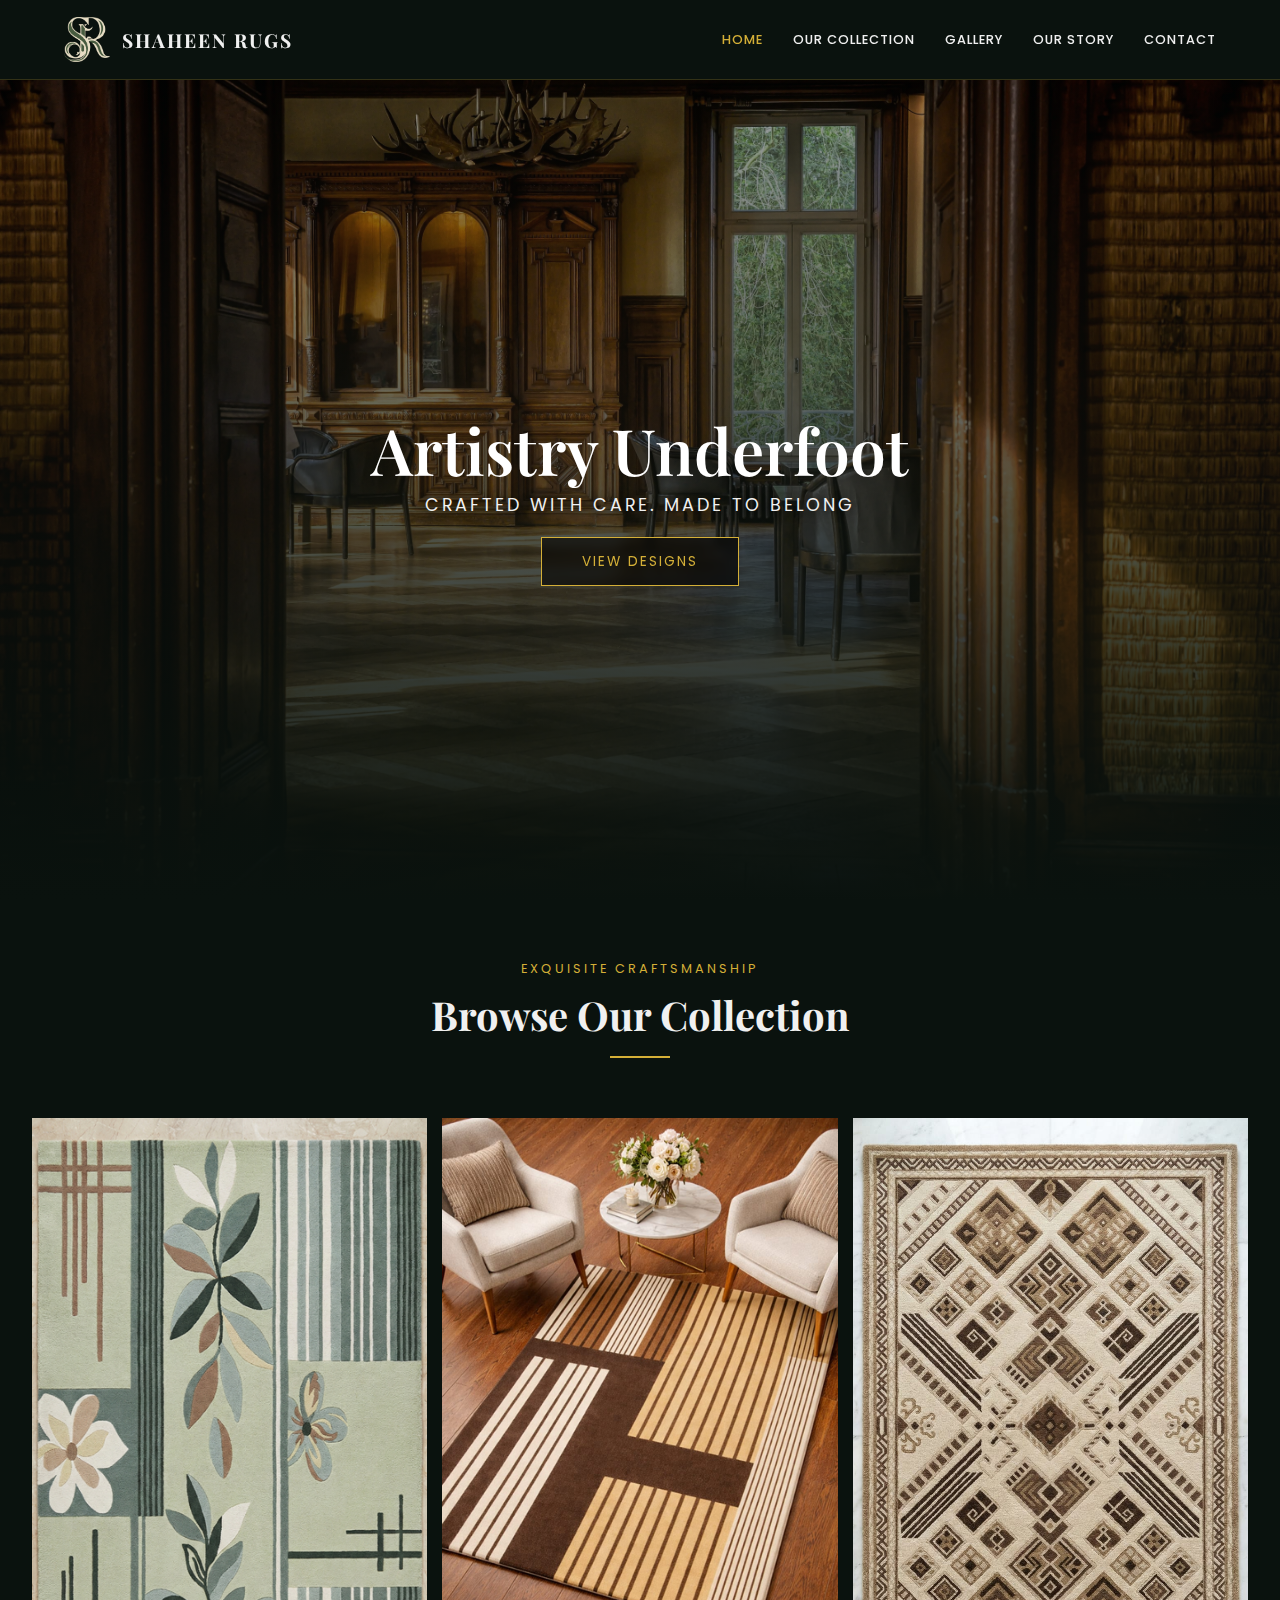
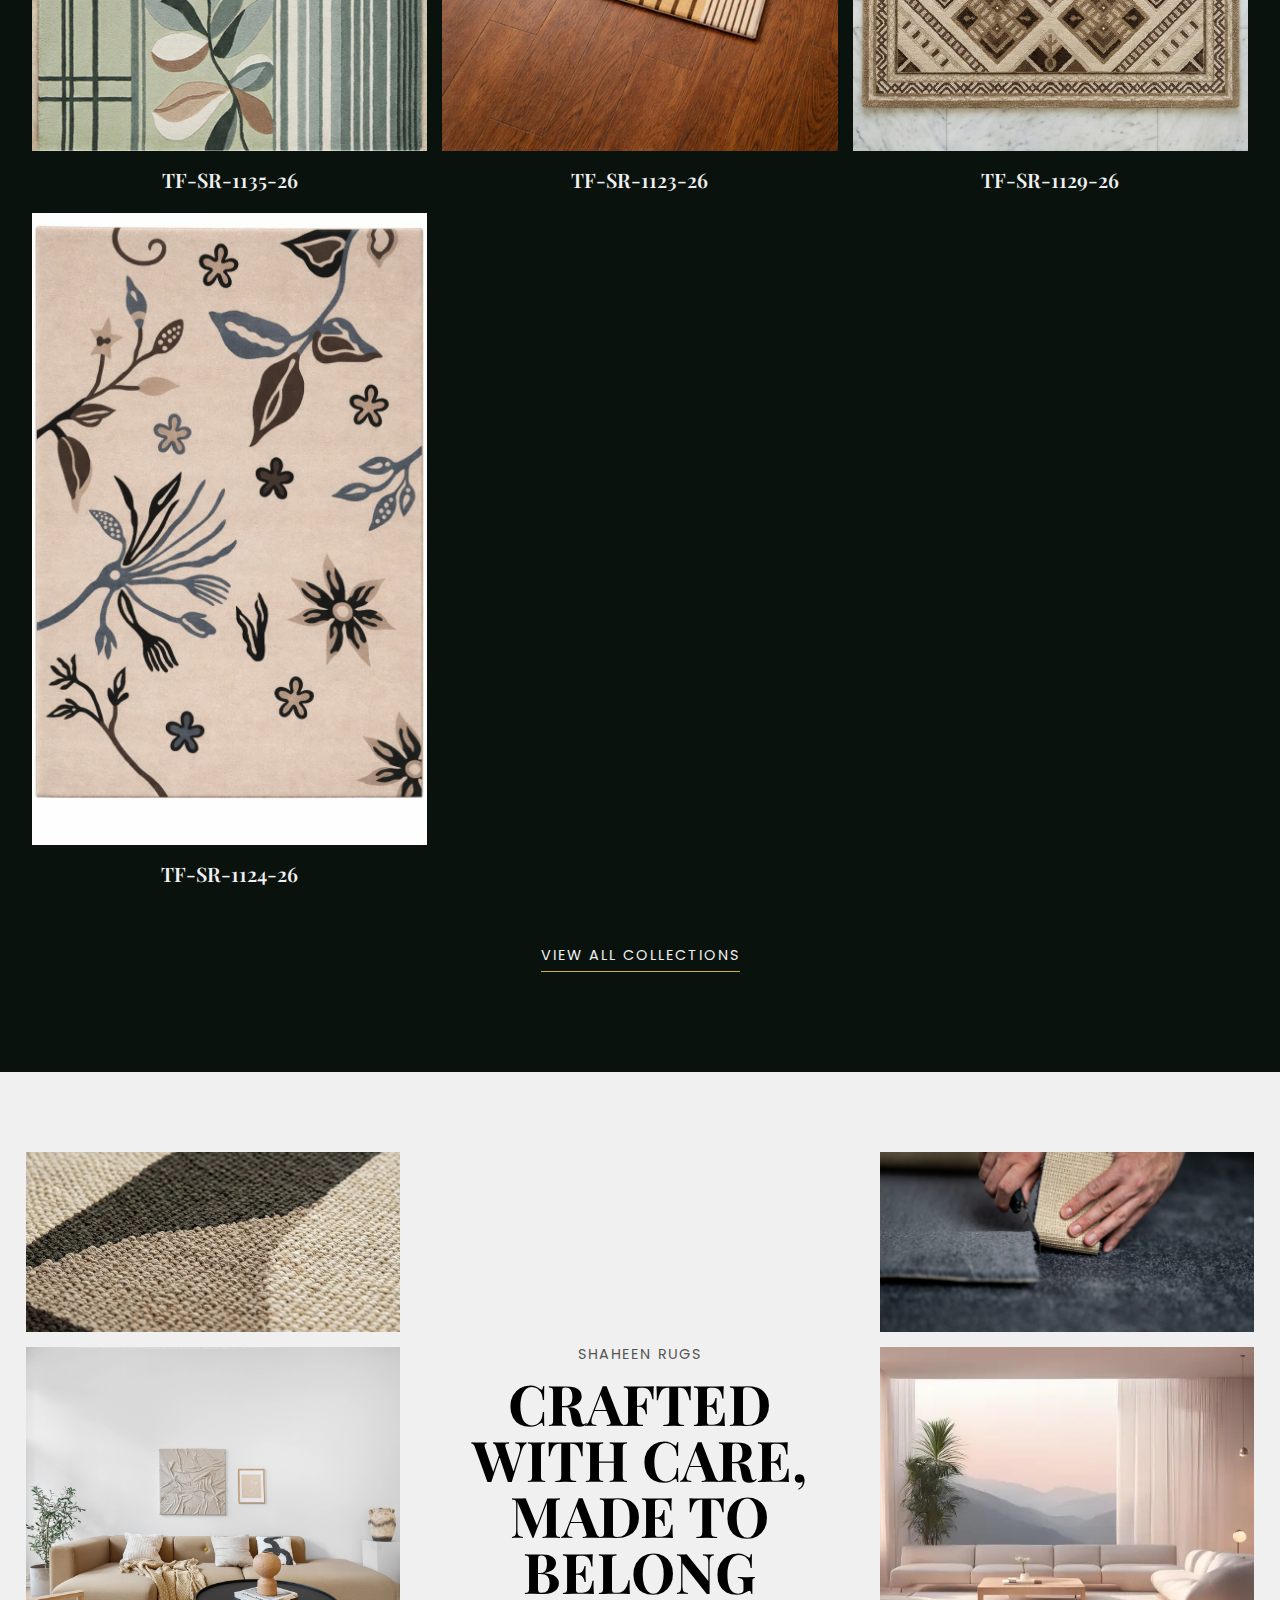
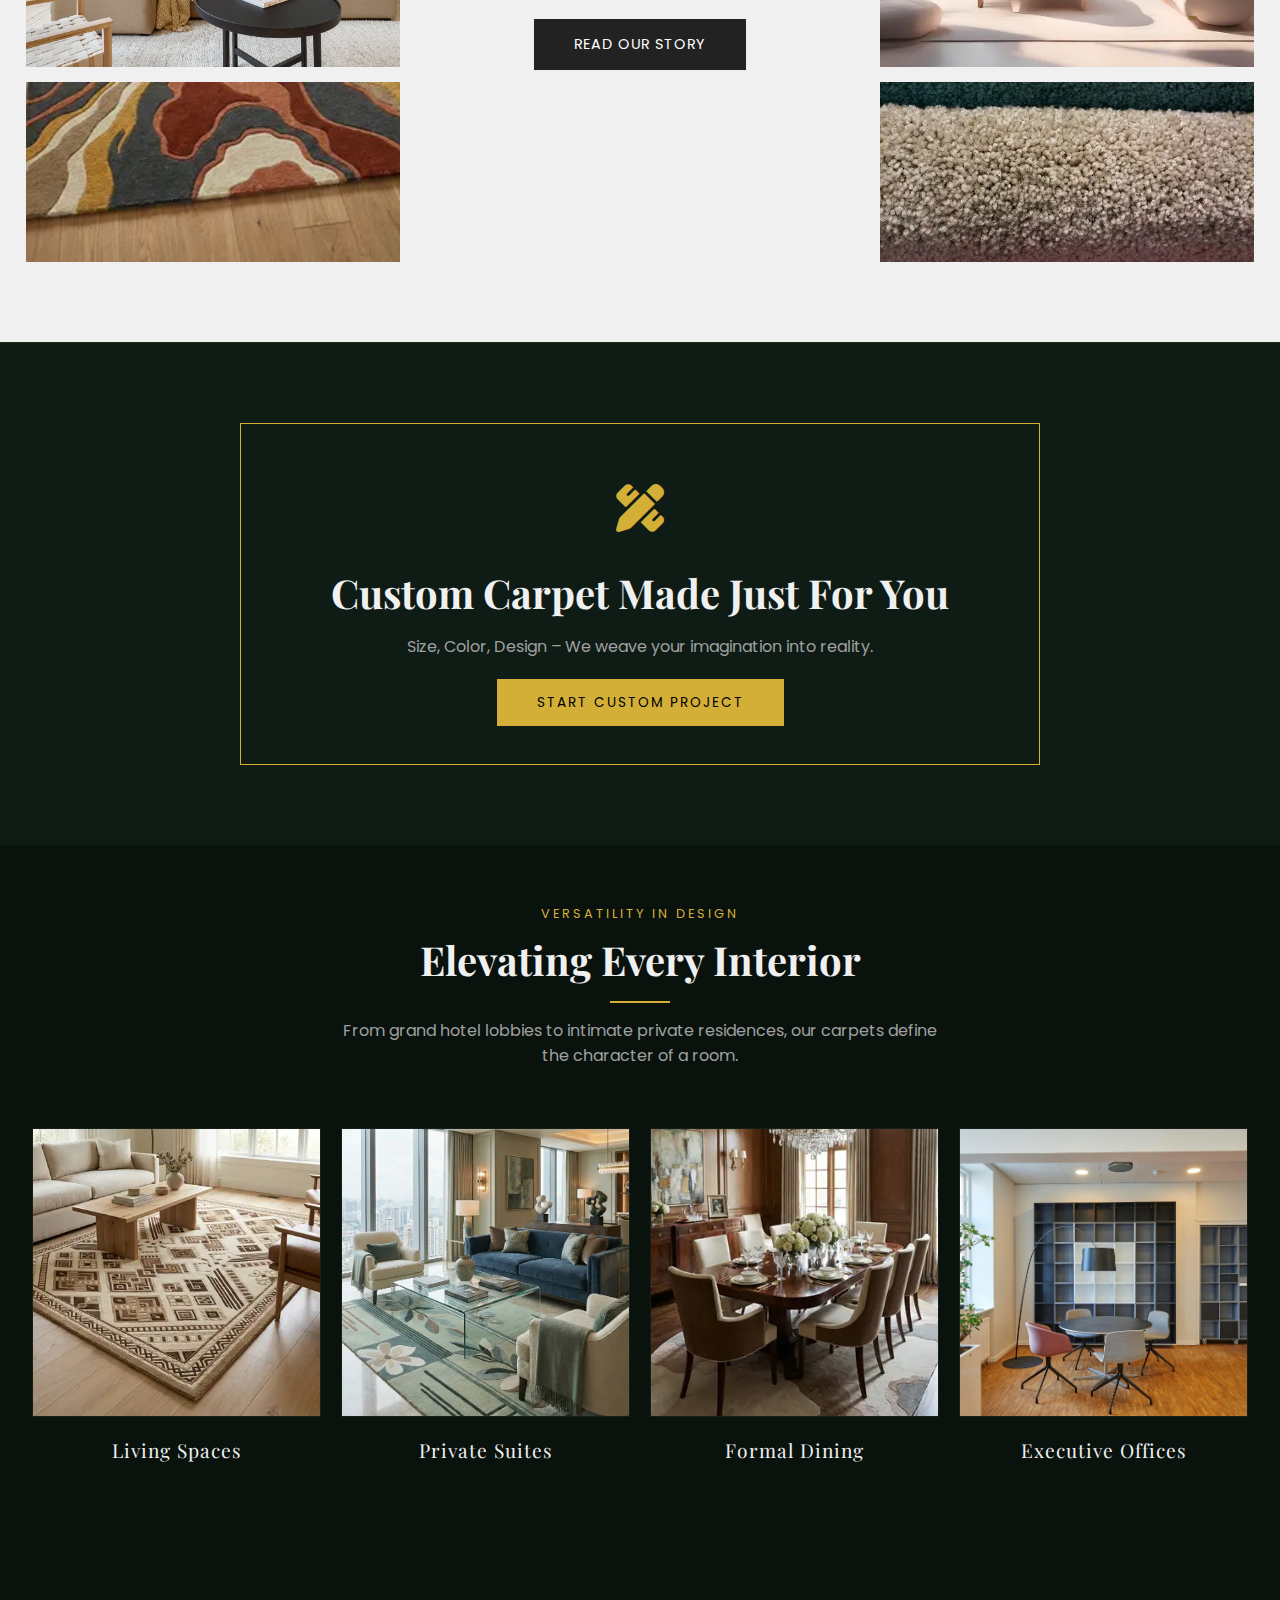
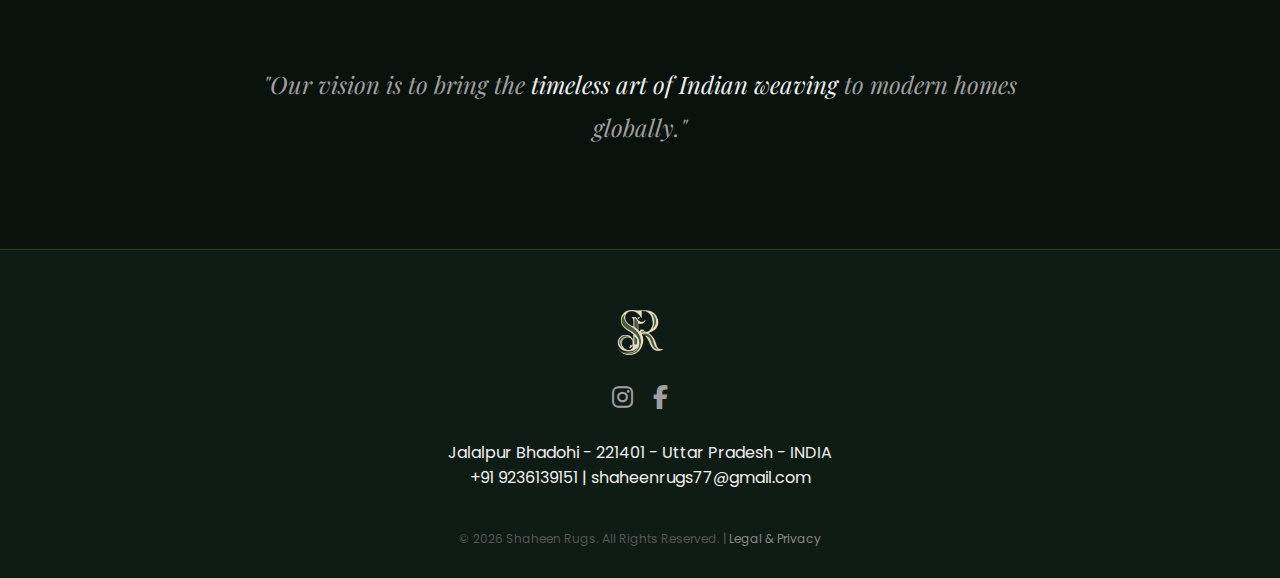
<file: index.html>
<!DOCTYPE html>
<html lang="en-IN">

<head>
    <meta charset="UTF-8">
    <meta name="viewport" content="width=device-width, initial-scale=1.0, viewport-fit=cover">

    <title> Shaheen Rugs – Manufacturer & Exporter India | Handmade Carpet Collection | </title>
    <meta name="description" content="Browse the complete catalog of Shaheen Rugs. We manufacture and export premium hand-knotted, hand-tufted, and modern wool rugs from Bhadohi, India to the world.">
    <meta name="keywords" content="handmade rug collection, carpet catalog india, hand tufted rugs manufacturer, modern wool carpets, bhadohi rug exporter, custom area rugs, shaheen rugs designs">
    <meta name="author" content="Shaheen Rugs">

    <link rel="canonical" href="https://shaheenrugs77.com/collection.html">
    <meta name="robots" content="index, follow">

    <link rel="icon" type="image/png" href="Assets/Logo.png">

    <meta property="og:title" content="Handmade Carpet Collection | Shaheen Rugs India">
    <meta property="og:description" content="Discover premium handmade carpets by Shaheen Rugs. Hand-knotted and hand-tufted rugs crafted in India for residential and hospitality projects.">
    <meta property="og:type" content="website">
    <meta property="og:url" content="https://shaheenrugs77.com/collection.html">
    <meta property="og:image" content="https://shaheenrugs77.com/Assets/og-collection.jpg">
    <meta property="og:site_name" content="Shaheen Rugs">

    <meta name="twitter:card" content="summary_large_image">
    <meta name="twitter:title" content="Handmade Carpet Collection | Shaheen Rugs">
    <meta name="twitter:description" content="Explore handcrafted carpets and rugs from India by Shaheen Rugs, serving homes, hotels, and global buyers.">
    <meta name="twitter:image" content="https://shaheenrugs77.com/Assets/og-collection.jpg">

    <link rel="preconnect" href="https://fonts.googleapis.com">
    <link rel="preconnect" href="https://fonts.gstatic.com" crossorigin>
    <link href="https://fonts.googleapis.com/css2?family=Playfair+Display:wght@400;600;700&family=Poppins:wght@300;400;500&display=swap" rel="stylesheet">

    <link rel="stylesheet" href="https://cdnjs.cloudflare.com/ajax/libs/font-awesome/6.4.0/css/all.min.css">

    <link rel="stylesheet" href="style.css?v=1.1">
    <meta name="google-site-verification" content="E1a-yeltb4HCTVNnk9ppeyNDnYWbbjsb7GG4G5gCI48" />
</head>

<body>

    <nav>
        <div class="brand-container">
            <img src="Assets/Logo.png" alt="Shaheen Rugs Logo - Carpet Manufacturer India" class="nav-logo">
            <span class="brand-name">Shaheen Rugs</span>
        </div>

        <div class="nav-links">
            <a href="index.html" class="active">Home</a>
            <a href="collection.html">Our Collection</a>
            <a href="gallery.html">Gallery</a>
            <a href="story.html">Our Story</a>
            <a href="contact.html">Contact</a>
        </div>

        <div class="mobile-menu-icon" onclick="toggleMenu()">
            <i class="fas fa-bars"></i>
        </div>
    </nav>

    <div class="mobile-drawer" id="mobileDrawer">
        <span class="close-btn" onclick="toggleMenu()">&times;</span>
        <a href="index.html">Home</a>
        <a href="collection.html">Our Collection</a>
        <a href="gallery.html">Gallery</a>
        <a href="story.html">Our Story</a>
        <a href="contact.html">Contact</a>
    </div>

    <header class="hero">
        <div class="hero-slider">
            <div class="slide active" style="background-image: url('Assets/hero-1.webp');"></div>
            <div class="slide" style="background-image: url('Assets/hero-2.webp');"></div>
            <div class="slide" style="background-image: url('Assets/hero-3.webp');"></div>
        </div>

        <div class="hero-overlay"></div>

        <div class="hero-content">
            <h1 class="seo-h1">Shaheen Rugs – Custom Handmade Carpets & Rugs Manufacturer</h1>

            <div class="hero-title">Artistry Underfoot</div>
            <p>Crafted with Care. Made to Belong</p>
            <a href="#collection-section" class="hero-btn">View Designs</a>
        </div>
    </header>

    <section id="collection-section" class="section-wrapper">
        <div class="sec-header">
            <span class="sec-sub">Exquisite Craftsmanship</span>
            <h2 class="sec-title">Browse Our Collection</h2>
            <div class="title-underline"></div>
        </div>

        <div class="collection-grid">

            <div class="collection-card">
                <div class="c-img-box">
                    <img src="Carpet Images/1.png" alt="Modern hand-tufted wool carpet design for export">
                    <div class="overlay">
                        <div class="btn-row">
                            <a href="https://wa.me/919236139151?text=Inquiry%20for%20TF-SR-1135-26" class="overlay-btn">
                                <i class="fab fa-whatsapp"></i> WhatsApp
                            </a>
                            <a href="mailto:shaheenrugs77@gmail.com?subject=Inquiry%20for%20TF-SR-1135-26" class="overlay-btn">
                                <i class="far fa-envelope"></i> Email
                            </a>
                        </div>
                    </div>
                </div>
                <div class="c-details">
                    <h3>TF-SR-1135-26</h3>
                </div>
            </div>

            <div class="collection-card">
                <div class="c-img-box">
                    <img src="Carpet Images/2.png" alt="Beige luxury hand-knotted rug for living room">
                    <div class="overlay">
                        <div class="btn-row">
                            <a href="https://wa.me/919236139151?text=Inquiry%20for%20TF-SR-1123-26" class="overlay-btn">
                                <i class="fab fa-whatsapp"></i> WhatsApp
                            </a>
                            <a href="mailto:shaheenrugs77@gmail.com?subject=Inquiry%20for%20TF-SR-1123-26" class="overlay-btn">
                                <i class="far fa-envelope"></i> Email
                            </a>
                        </div>
                    </div>
                </div>
                <div class="c-details">
                    <h3>TF-SR-1123-26</h3>
                </div>
            </div>

            <div class="collection-card">
                <div class="c-img-box">
                    <img src="Carpet Images/3.png" alt="Traditional Indian handmade carpet manufacturer design">
                    <div class="overlay">
                        <div class="btn-row">
                            <a href="https://wa.me/919236139151?text=Inquiry%20for%20TF-SR-1129-26" class="overlay-btn">
                                <i class="fab fa-whatsapp"></i> WhatsApp
                            </a>
                            <a href="mailto:shaheenrugs77@gmail.com?subject=Inquiry%20for%20TF-SR-1129-26" class="overlay-btn">
                                <i class="far fa-envelope"></i> Email
                            </a>
                        </div>
                    </div>
                </div>
                <div class="c-details">
                    <h3>TF-SR-1129-26</h3>
                </div>
            </div>

            <div class="collection-card">
                <div class="c-img-box">
                    <img src="Carpet Images/4.png" alt="Contemporary wool rug texture sample">
                    <div class="overlay">
                        <div class="btn-row">
                            <a href="https://wa.me/919236139151?text=Inquiry%20for%20TF-SR-1124-26" class="overlay-btn">
                                <i class="fab fa-whatsapp"></i> WhatsApp
                            </a>
                            <a href="mailto:shaheenrugs77@gmail.com?subject=Inquiry%20for%20TF-SR-1124-26" class="overlay-btn">
                                <i class="far fa-envelope"></i> Email
                            </a>
                        </div>
                    </div>
                </div>
                <div class="c-details">
                    <h3>TF-SR-1124-26</h3>
                </div>
            </div>

        </div>

        <div style="text-align: center; margin-top: 50px;">
            <a href="collection.html" class="view-all-btn">View All Collections</a>
        </div>
    </section>

    <section class="collage-section">
        <div class="collage-container">
            <div class="collage-col left-col">
                <div class="col-img small"><img src="Assets/Rug Detail.webp" alt="Close up of hand-knotted wool texture"></div>
                <div class="col-img tall"><img src="Assets/Living Room.webp" alt="Luxury carpet in modern living room interior"></div>
                <div class="col-img small"><img src="Assets/Texture.webp" alt="Raw wool material for rug weaving"></div>
            </div>

            <div class="collage-center">
                <span class="collage-sub">Shaheen Rugs</span>
                <h2>Crafted with Care,<br>Made to Belong</h2>
                <a href="story.html" class="collage-btn">Read Our Story</a>
            </div>

            <div class="collage-col right-col">
                <div class="col-img small"><img src="Assets/Details.webp" alt="Artisan rug finishing process"></div>
                <div class="col-img tall"><img src="Assets/Bedroom.webp" alt="Master bedroom with custom area rug"></div>
                <div class="col-img small"><img src="Assets/Rug.webp" alt="Finished handmade carpet ready for export"></div>
            </div>
        </div>
    </section>

    <section class="custom-section">
        <div class="custom-box">
            <div class="custom-icon"><i class="fas fa-pencil-ruler"></i></div>
            <h2 class="sec-title">Custom Carpet Made Just For You</h2>
            <p style="color:var(--text-muted); margin-bottom: 30px;">
                Size, Color, Design – We weave your imagination into reality.
            </p>
            <a href="https://wa.me/919236139151?text=I%20am%20interested%20in%20a%20Custom%20Order" class="hero-btn"
                style="background: var(--gold); color: black; border:none;">
                Start Custom Project
            </a>
        </div>
    </section>

    <section class="section-wrapper">
        <div class="sec-header">
            <span class="sec-sub">Versatility in Design</span>
            <h2 class="sec-title">Elevating Every Interior</h2>
            <div class="title-underline"></div>
            <p style="color: var(--text-muted); margin-top: 15px; max-width: 600px; margin-left: auto; margin-right: auto;">
                From grand hotel lobbies to intimate private residences, our carpets define the character of a room.
            </p>
        </div>

        <div class="space-grid">
            <div class="space-item">
                <div class="space-img-box">
                    <img src="Assets/Space-Living.webp" alt="Luxury residential living room carpet">
                    <div class="space-overlay"><span>Residential</span></div>
                </div>
                <h3>Living Spaces</h3>
            </div>

            <div class="space-item">
                <div class="space-img-box">
                    <img src="Assets/Private-Suits.webp" alt="Custom rug for hotel private suite">
                    <div class="space-overlay"><span>Comfort</span></div>
                </div>
                <h3>Private Suites</h3>
            </div>

            <div class="space-item">
                <div class="space-img-box">
                    <img src="Assets/Formal-Dining.webp" alt="Formal dining room rug hospitality design">
                    <div class="space-overlay"><span>Hospitality</span></div>
                </div>
                <h3>Formal Dining</h3>
            </div>

            <div class="space-item">
                <div class="space-img-box">
                    <img src="Assets/Executive.webp" alt="Executive office carpet manufacturing">
                    <div class="space-overlay"><span>Corporate</span></div>
                </div>
                <h3>Executive Offices</h3>
            </div>
        </div>
    </section>

    <section class="vision-section">
        <p class="vision-text">
            "Our vision is to bring the <span class="highlight">timeless art of Indian weaving</span> to modern homes globally."
        </p>
    </section>

    <footer>
        <img src="Assets/Logo.png" alt="Shaheen Rugs Logo" class="nav-logo" style="margin: 0 auto 20px auto;">
        <div class="f-socials">
            <a href="https://www.instagram.com/shaheenrugs77?igsh=dXd4a2FmamRpeHEw" class="f-icon" target="_blank" rel="noopener"><i class="fab fa-instagram"></i></a>
            <a href="https://www.facebook.com/shaheenrugs77" class="f-icon" target="_blank" rel="noopener"><i class="fab fa-facebook-f"></i></a>
        </div>
        <div class="f-contact">
            <p>Jalalpur Bhadohi - 221401 - Uttar Pradesh - INDIA</p>
            <p>+91 9236139151 | shaheenrugs77@gmail.com</p>
        </div>
        <p class="copyright">
    © 2026 Shaheen Rugs. All Rights Reserved. | <a href="legal.html" style="color: #888; text-decoration: none;">Legal & Privacy</a>
</p>
    </footer>

    <script src="main.js"></script>
    <script>
        function toggleMenu() { document.getElementById('mobileDrawer').classList.toggle('active'); }
    </script>

    <script type="application/ld+json">
    {
      "@context": "https://schema.org",
      "@type": "ManufacturingBusiness",
      "name": "Shaheen Rugs",
      "image": "https://shaheenrugs77.com/Assets/Logo.png",
      "description": "Manufacturer and exporter of handmade carpets, hand-knotted rugs, and custom floor coverings based in Bhadohi, India.",
      "address": {
        "@type": "PostalAddress",
        "streetAddress": "Jalalpur",
        "addressLocality": "Bhadohi",
        "postalCode": "221401",
        "addressRegion": "Uttar Pradesh",
        "addressCountry": "IN"
      },
      "telephone": "+919236139151",
      "email": "shaheenrugs77@gmail.com",
      "url": "https://shaheenrugs77.com/",
      "priceRange": "$$",
      "sameAs": [
        "https://www.instagram.com/shaheenrugs77",
        "https://www.facebook.com/shaheenrugs77"
      ]
    }
    </script>

</body>
</html>
</file>
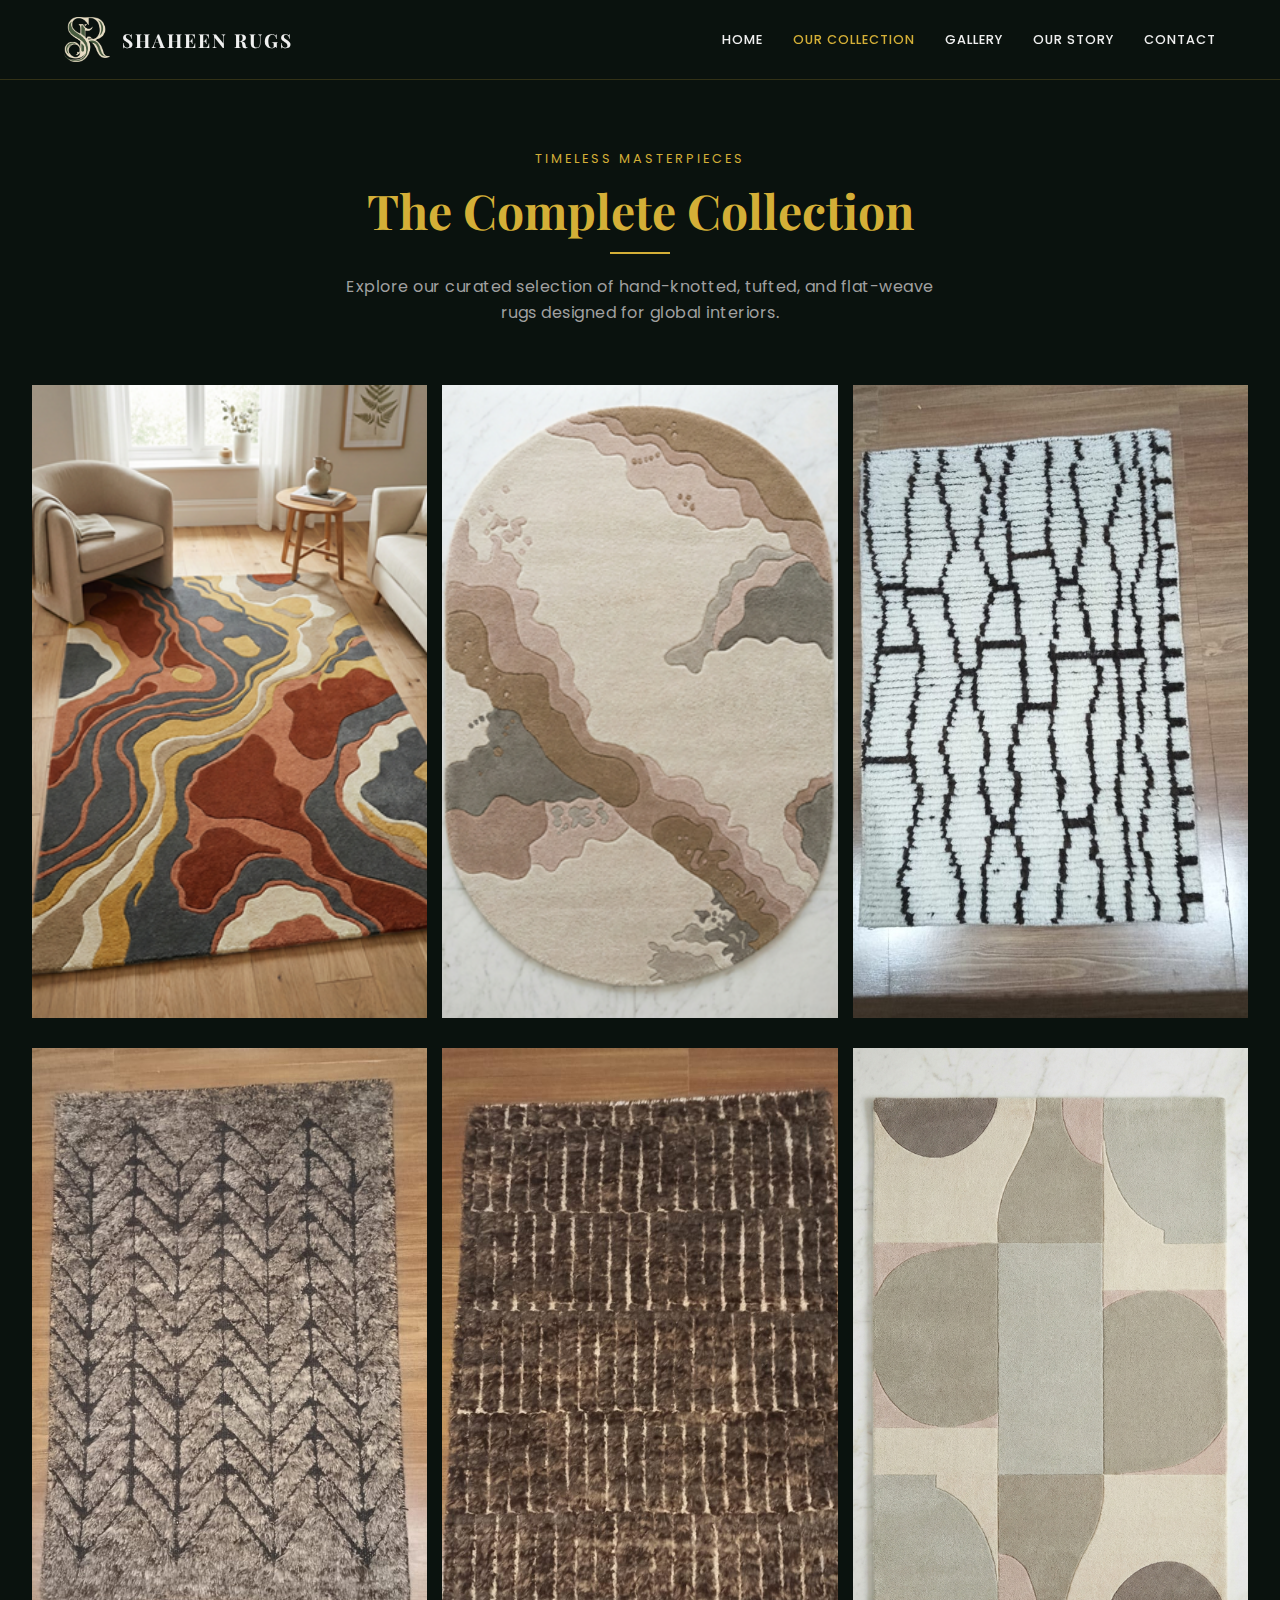
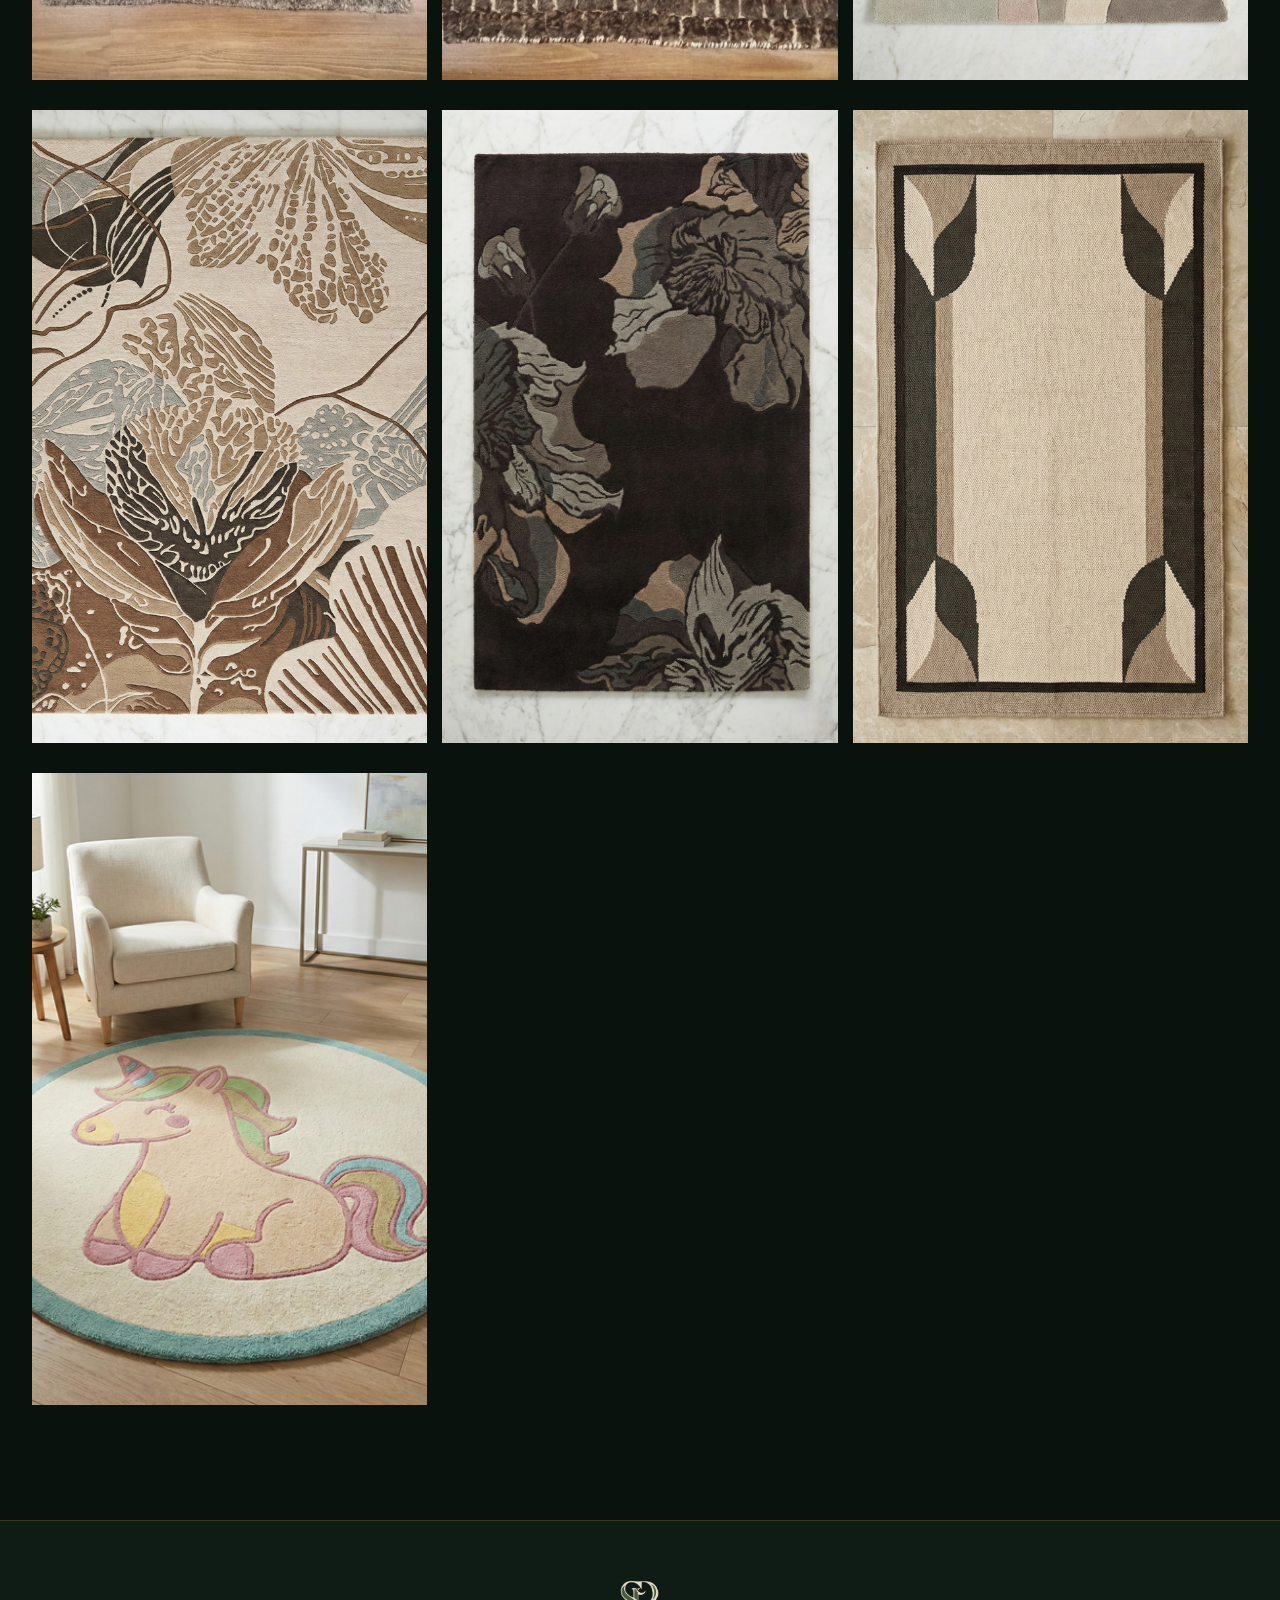
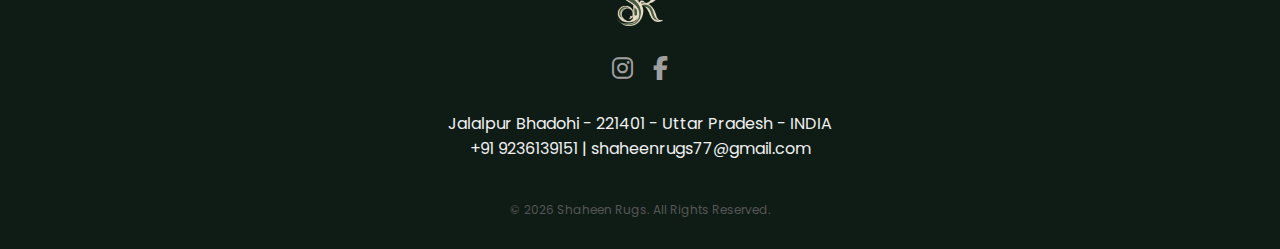
<file: Collection.html>
<!DOCTYPE html>
<html lang="en">

<head>
    <meta charset="UTF-8">
    <meta name="viewport" content="width=device-width, initial-scale=1.0, viewport-fit=cover">
    <title>Our Collection | Shaheen Rugs</title>

    <link rel="preconnect" href="https://fonts.googleapis.com">
    <link rel="preconnect" href="https://fonts.gstatic.com" crossorigin>
    <link
        href="https://fonts.googleapis.com/css2?family=Playfair+Display:wght@400;600;700&family=Poppins:wght@300;400;500&display=swap"
        rel="stylesheet">

    <link rel="stylesheet" href="https://cdnjs.cloudflare.com/ajax/libs/font-awesome/6.4.0/css/all.min.css">

    <link rel="stylesheet" href="style.css">
</head>

<body>

    <nav>
        <div class="brand-container">
            <img src="Assets/Logo.png" alt="Shaheen Rugs" class="nav-logo">
            <span class="brand-name">Shaheen Rugs</span>
        </div>

        <div class="nav-links">
            <a href="index.html">Home</a>
            <a href="collection.html" class="active">Our Collection</a> <a href="gallery.html">Gallery</a>
            <a href="story.html">Our Story</a>
            <a href="contact.html">Contact</a>
        </div>

        <div class="mobile-menu-icon" onclick="toggleMenu()">
            <i class="fas fa-bars"></i>
        </div>
    </nav>

    <div class="mobile-drawer" id="mobileDrawer">
        <span class="close-btn" onclick="toggleMenu()">&times;</span>
        <a href="index.html">Home</a>
        <a href="collection.html">Our Collection</a>
        <a href="gallery.html">Gallery</a>
        <a href="story.html">Our Story</a>
        <a href="contact.html">Contact</a>
    </div>

    <header class="page-header">
        <span class="sec-sub">Timeless Masterpieces</span>
        <h1 class="sec-title">The Complete Collection</h1>
        <div class="title-underline"></div>
        <p class="header-desc">
            Explore our curated selection of hand-knotted, tufted, and flat-weave rugs designed for global interiors.
        </p>
    </header>

    <section class="section-wrapper" style="padding-top: 20px;">

        <div class="collection-grid">

            <div class="collection-card">
                <div class="c-img-box">
                    <img src="Carpet Images/5.png" alt="Carpet Design">


                    <div class="overlay">
                        <div class="btn-row">

                            <a href="https://wa.me/9236139151?text=Inquiry%20for%20TF-SR-1133-26" class="overlay-btn">
                                <i class="fab fa-whatsapp"></i> WhatsApp
                            </a>

                            <a href="mailto:shaheenrugs77gmail.com?subject=Inquiry%20for%20TF-SR-1133-26"
                                class="overlay-btn">
                                <i class="far fa-envelope"></i> Email
                            </a>
                            <div class="c-details">
                                <h3>TF-SR-1133-26</h3>
                            </div>


                        </div>

                    </div>
                </div>
            </div>


             <div class="collection-card">
                <div class="c-img-box">
                    <img src="Carpet Images/6.png" alt="Carpet Design">


                    <div class="overlay">
                        <div class="btn-row">

                            <a href="https://wa.me/9236139151?text=Inquiry%20for%20TF-SR-1136-26" class="overlay-btn">
                                <i class="fab fa-whatsapp"></i> WhatsApp
                            </a>

                            <a href="mailto:shaheenrugs77gmail.com?subject=Inquiry%20for%20TF-SR-1136-26"
                                class="overlay-btn">
                                <i class="far fa-envelope"></i> Email
                            </a>
                            <div class="c-details">
                                <h3>TF-SR-1136-26</h3>
                            </div>


                        </div>

                    </div>
                </div>
            </div>

            <div class="collection-card">
                <div class="c-img-box">
                    <img src="Carpet Images/7.png" alt="Carpet Design">


                    <div class="overlay">
                        <div class="btn-row">

                            <a href="https://wa.me/9236139151?text=Inquiry%20for%20SR-001-25" class="overlay-btn">
                                <i class="fab fa-whatsapp"></i> WhatsApp
                            </a>

                            <a href="mailto:shaheenrugs77gmail.com?subject=Inquiry%20for%20SR-001-25"
                                class="overlay-btn">
                                <i class="far fa-envelope"></i> Email
                            </a>
                            <div class="c-details">
                                <h3>SR-001-25</h3>
                            </div>


                        </div>

                    </div>
                </div>
            </div>

            <div class="collection-card">
                <div class="c-img-box">
                    <img src="Carpet Images/8.png" alt="Carpet Design">


                    <div class="overlay">
                        <div class="btn-row">

                            <a href="https://wa.me/9236139151?text=Inquiry%20for%20SR-002-25" class="overlay-btn">
                                <i class="fab fa-whatsapp"></i> WhatsApp
                            </a>

                            <a href="mailto:shaheenrugs77gmail.com?subject=Inquiry%20for%20SR-002-25"
                                class="overlay-btn">
                                <i class="far fa-envelope"></i> Email
                            </a>
                            <div class="c-details">
                                <h3>SR-002-25</h3>
                            </div>


                        </div>

                    </div>
                </div>
            </div>

            <div class="collection-card">
                <div class="c-img-box">
                    <img src="Carpet Images/9.png" alt="Carpet Design">


                    <div class="overlay">
                        <div class="btn-row">

                            <a href="https://wa.me/9236139151?text=Inquiry%20for%20SR-003-25" class="overlay-btn">
                                <i class="fab fa-whatsapp"></i> WhatsApp
                            </a>

                            <a href="mailto:shaheenrugs77gmail.com?subject=Inquiry%20for%20SR-003-25"
                                class="overlay-btn">
                                <i class="far fa-envelope"></i> Email
                            </a>
                            <div class="c-details">
                                <h3>SR-003-25</h3>
                            </div>


                        </div>

                    </div>
                </div>
            </div>

            <div class="collection-card">
                <div class="c-img-box">
                    <img src="Carpet Images/10.png" alt="Carpet Design">


                    <div class="overlay">
                        <div class="btn-row">

                            <a href="https://wa.me/9236139151?text=Inquiry%20for%20TF-SR-1121-26" class="overlay-btn">
                                <i class="fab fa-whatsapp"></i> WhatsApp
                            </a>

                            <a href="mailto:shaheenrugs77gmail.com?subject=Inquiry%20for%20TF-SR-1121-26"
                                class="overlay-btn">
                                <i class="far fa-envelope"></i> Email
                            </a>
                            <div class="c-details">
                                <h3>TF-SR-1121-26</h3>
                            </div>


                        </div>

                    </div>
                </div>
            </div>

            <div class="collection-card">
                <div class="c-img-box">
                    <img src="Carpet Images/11.png" alt="Carpet Design">


                    <div class="overlay">
                        <div class="btn-row">

                            <a href="https://wa.me/9236139151?text=Inquiry%20for%20TF-SR-1119-26" class="overlay-btn">
                                <i class="fab fa-whatsapp"></i> WhatsApp
                            </a>

                            <a href="mailto:shaheenrugs77gmail.com?subject=Inquiry%20for%20TF-SR-1119-26"
                                class="overlay-btn">
                                <i class="far fa-envelope"></i> Email
                            </a>
                            <div class="c-details">
                                <h3>TF-SR-1119-26</h3>
                            </div>


                        </div>

                    </div>
                </div>
            </div>

            <div class="collection-card">
                <div class="c-img-box">
                    <img src="Carpet Images/12.png" alt="Carpet Design">


                    <div class="overlay">
                        <div class="btn-row">

                            <a href="https://wa.me/9236139151?text=Inquiry%20for%20TF-SR-1120-26 (Black Color)" class="overlay-btn">
                                <i class="fab fa-whatsapp"></i> WhatsApp
                            </a>

                            <a href="mailto:shaheenrugs77gmail.com?subject=Inquiry%20for%20TF-SR-1120-26 (Black Color)"
                                class="overlay-btn">
                                <i class="far fa-envelope"></i> Email
                            </a>
                            <div class="c-details">
                                <h3>TF-SR-1120-26 (Black Color)</h3>
                            </div>


                        </div>

                    </div>
                </div>
            </div>

            <div class="collection-card">
                <div class="c-img-box">
                    <img src="Carpet Images/13.png" alt="Carpet Design">


                    <div class="overlay">
                        <div class="btn-row">

                            <a href="https://wa.me/9236139151?text=Inquiry%20for%20TF-SR-1146-26" class="overlay-btn">
                                <i class="fab fa-whatsapp"></i> WhatsApp
                            </a>

                            <a href="mailto:shaheenrugs77gmail.com?subject=Inquiry%20for%20TF-SR-1146-26"
                                class="overlay-btn">
                                <i class="far fa-envelope"></i> Email
                            </a>
                            <div class="c-details">
                                <h3>TF-SR-1146-26</h3>
                            </div>


                        </div>

                    </div>
                </div>
            </div>

            <div class="collection-card">
                <div class="c-img-box">
                    <img src="Carpet Images/14.png" alt="Carpet Design">


                    <div class="overlay">
                        <div class="btn-row">

                            <a href="https://wa.me/9236139151?text=Inquiry%20for%20TF-SR-1131-26" class="overlay-btn">
                                <i class="fab fa-whatsapp"></i> WhatsApp
                            </a>

                            <a href="mailto:shaheenrugs77gmail.com?subject=Inquiry%20for%20TF-SR-1131-26"
                                class="overlay-btn">
                                <i class="far fa-envelope"></i> Email
                            </a>
                            <div class="c-details">
                                <h3>TF-SR-1131-26</h3>
                            </div>


                        </div>

                    </div>
                </div>
            </div>




        </div>
    </section>

    <footer>
        <img src="Assets/Logo.png" alt="Shaheen Rugs" class="nav-logo" style="margin: 0 auto 20px auto;">
        <div class="f-socials">
            <a href="#" class="f-icon"><i class="fab fa-instagram"></i></a>
            <a href="#" class="f-icon"><i class="fab fa-facebook-f"></i></a>
        </div>
        <div class="f-contact">
            <p>Jalalpur Bhadohi - 221401 - Uttar Pradesh - INDIA</p>
            <p>+91 9236139151 | shaheenrugs77@gmail.com</p>
        </div>
        <p class="copyright">© 2026 Shaheen Rugs. All Rights Reserved.</p>
    </footer>

    <script src="Main.js"></script>
    <script>
        function toggleMenu() { document.getElementById('mobileDrawer').classList.toggle('active'); }
    </script>
</body>

</html>
</file>
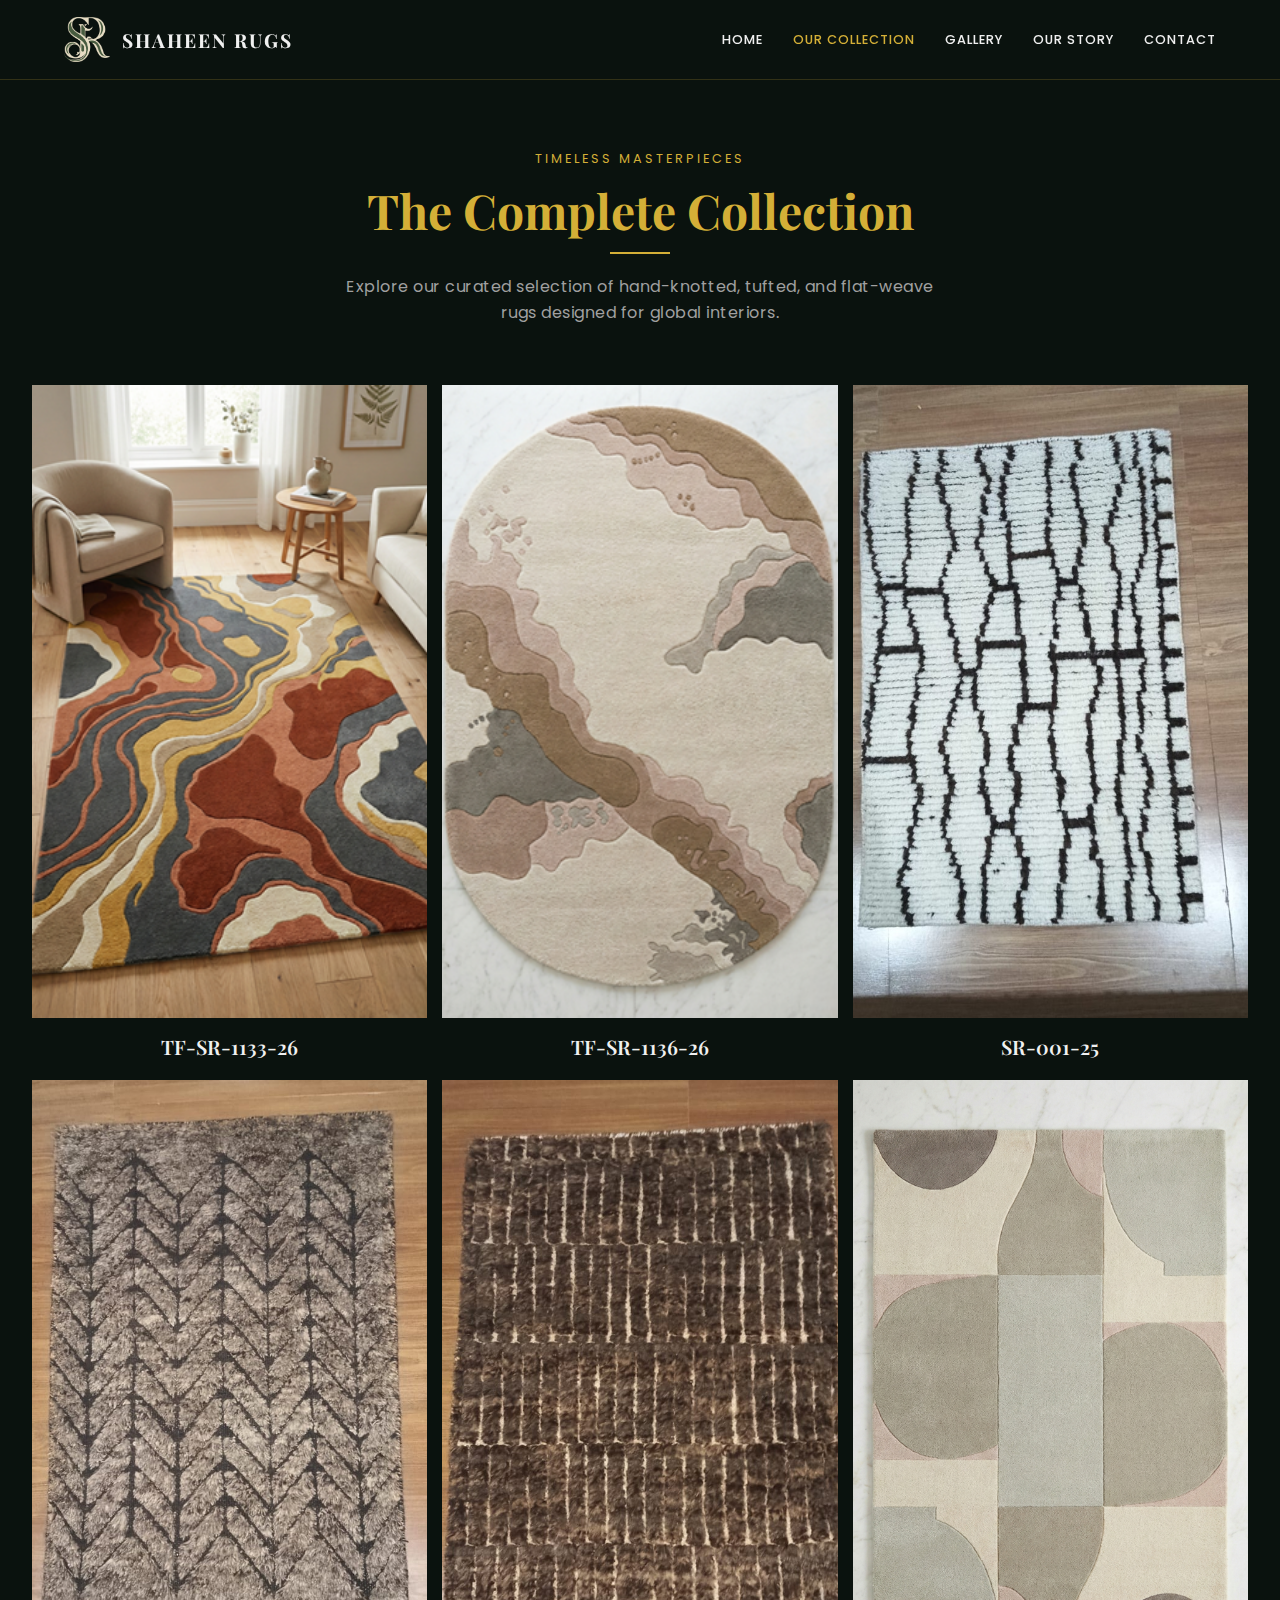
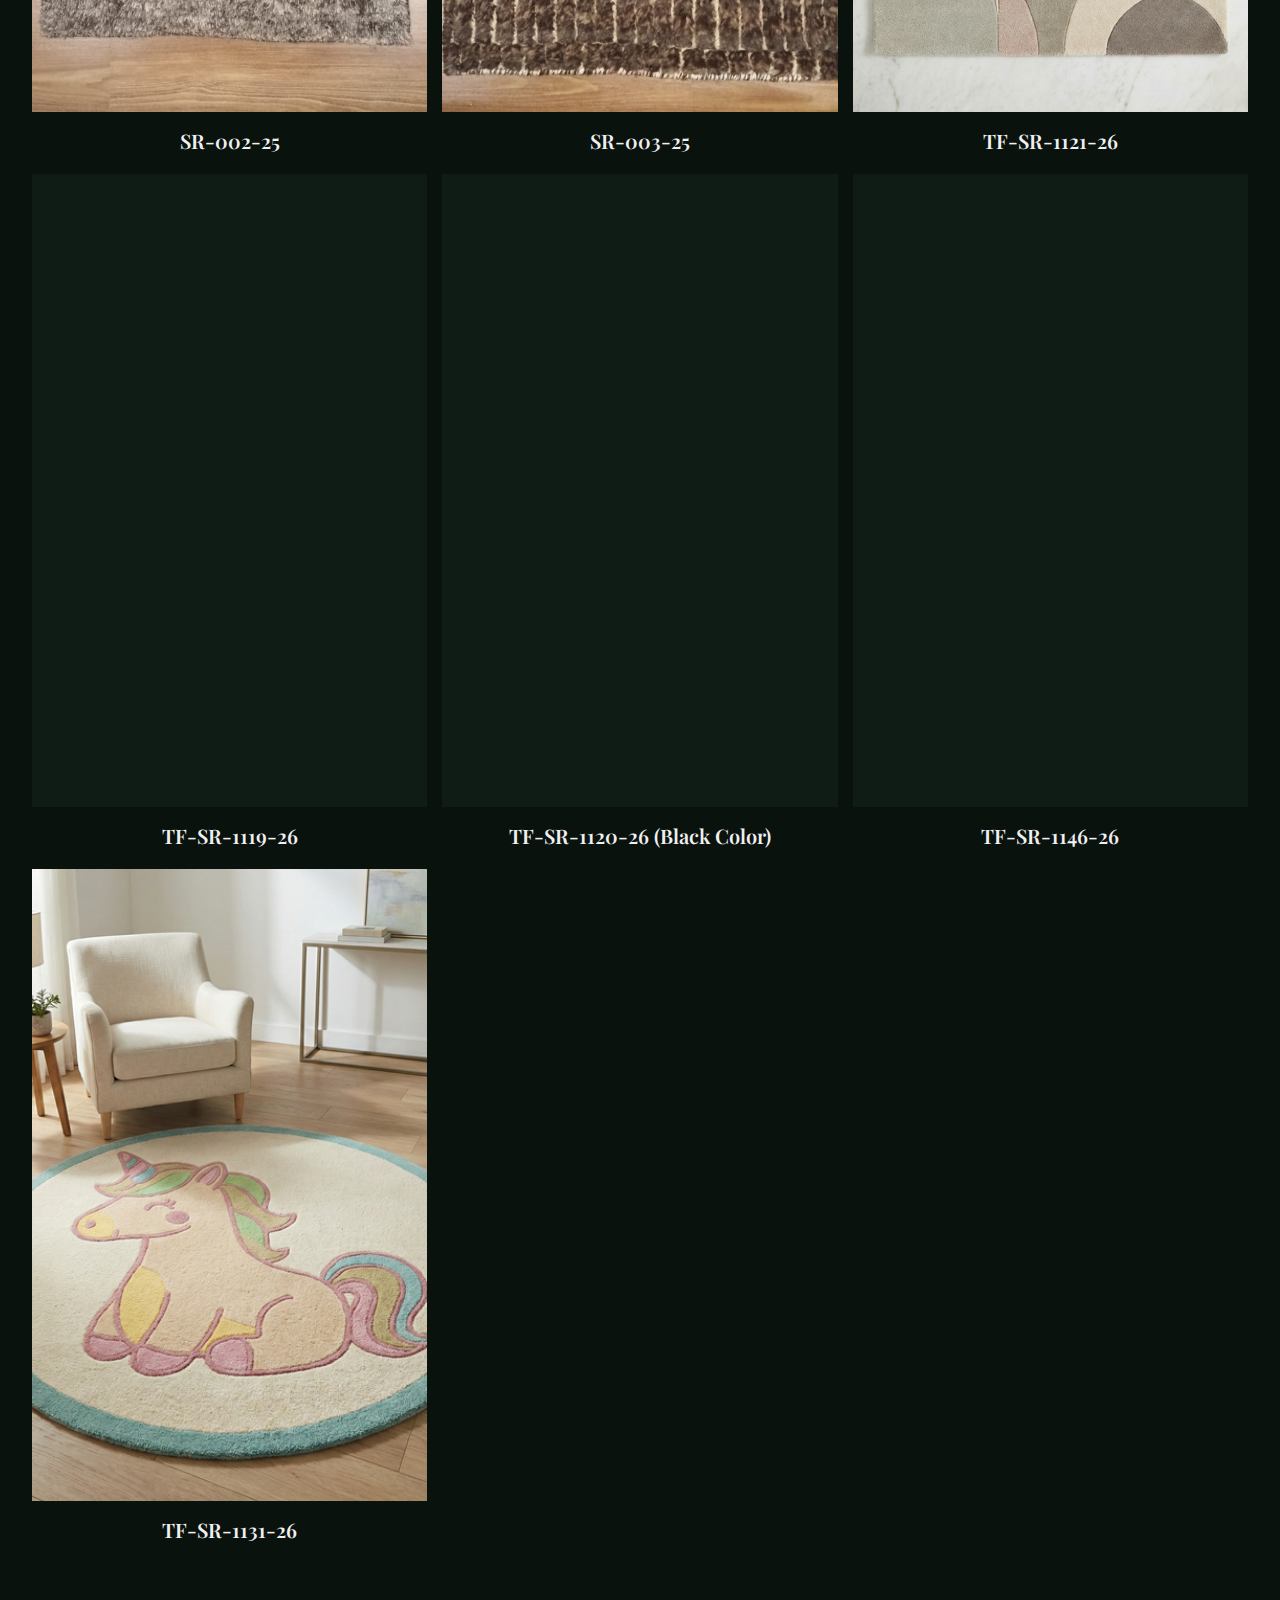
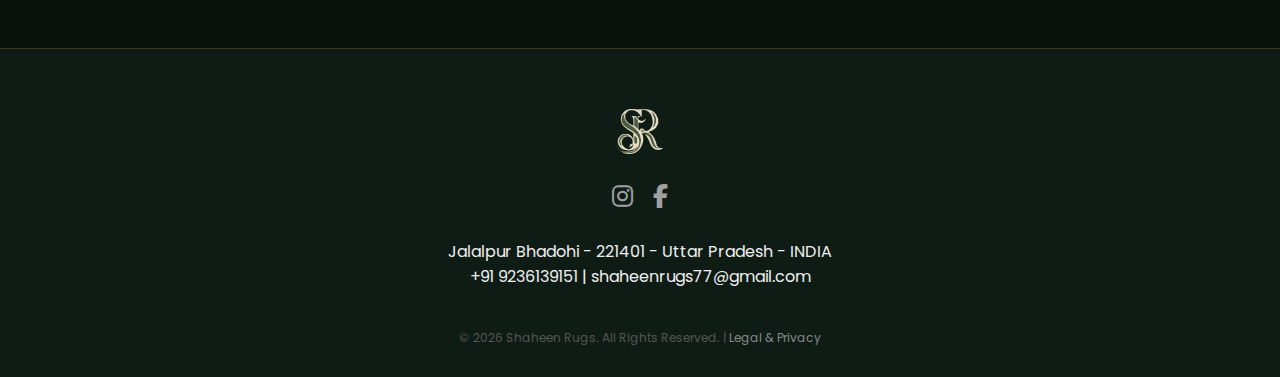
<file: collection.html>
<!DOCTYPE html>
<html lang="en-IN">

<head>
    <meta charset="UTF-8">
    <meta name="viewport" content="width=device-width, initial-scale=1.0, viewport-fit=cover">

    <title>Handmade Carpet Collection | Shaheen Rugs – Manufacturer & Exporter India</title>
    <meta name="description" content="Browse the complete catalog of Shaheen Rugs. We manufacture and export premium hand-knotted, hand-tufted, and modern wool rugs from Bhadohi, India to the world.">
    <meta name="keywords" content="handmade rug collection, carpet catalog india, hand tufted rugs manufacturer, modern wool carpets, bhadohi rug exporter, custom area rugs, shaheen rugs designs">
    <meta name="author" content="Shaheen Rugs">

    <link rel="canonical" href="https://shaheenrugs77.com/collection.html">
    <meta name="robots" content="index, follow">
    <link rel="icon" type="image/png" href="Assets/Logo.png">

    <meta property="og:title" content="Handmade Carpet Collection | Shaheen Rugs India">
    <meta property="og:description" content="Discover premium handmade carpets by Shaheen Rugs. Hand-knotted and hand-tufted rugs crafted in India for residential and hospitality projects.">
    <meta property="og:type" content="website">
    <meta property="og:url" content="https://shaheenrugs77.com/collection.html">
    <meta property="og:image" content="https://shaheenrugs77.com/Assets/og-collection.jpg">
    <meta property="og:site_name" content="Shaheen Rugs">

    <meta name="twitter:card" content="summary_large_image">
    <meta name="twitter:title" content="Handmade Carpet Collection | Shaheen Rugs">
    <meta name="twitter:description" content="Explore handcrafted carpets and rugs from India by Shaheen Rugs, serving homes, hotels, and global buyers.">
    <meta name="twitter:image" content="https://shaheenrugs77.com/Assets/og-collection.jpg">

    <link rel="preconnect" href="https://fonts.googleapis.com">
    <link rel="preconnect" href="https://fonts.gstatic.com" crossorigin>
    <link href="https://fonts.googleapis.com/css2?family=Playfair+Display:wght@400;600;700&family=Poppins:wght@300;400;500&display=swap" rel="stylesheet">

    <link rel="stylesheet" href="https://cdnjs.cloudflare.com/ajax/libs/font-awesome/6.4.0/css/all.min.css">

    <link rel="stylesheet" href="style.css?v=1.1">
</head>

<body>

    <nav>
        <div class="brand-container">
            <img src="Assets/Logo.png" alt="Shaheen Rugs Logo - Carpet Exporter" class="nav-logo">
            <span class="brand-name">Shaheen Rugs</span>
        </div>

        <div class="nav-links">
            <a href="index.html">Home</a>
            <a href="collection.html" class="active">Our Collection</a>
            <a href="gallery.html">Gallery</a>
            <a href="story.html">Our Story</a>
            <a href="contact.html">Contact</a>
        </div>

        <div class="mobile-menu-icon" onclick="toggleMenu()">
            <i class="fas fa-bars"></i>
        </div>
    </nav>

    <div class="mobile-drawer" id="mobileDrawer">
        <span class="close-btn" onclick="toggleMenu()">&times;</span>
        <a href="index.html">Home</a>
        <a href="collection.html">Our Collection</a>
        <a href="gallery.html">Gallery</a>
        <a href="story.html">Our Story</a>
        <a href="contact.html">Contact</a>
    </div>

    <header class="page-header">
        <h1 class="seo-h1">Handmade Carpet Collection by Shaheen Rugs</h1>

        <span class="sec-sub">Timeless Masterpieces</span>
        <h2 class="sec-title">The Complete Collection</h2>
        <div class="title-underline"></div>
        <p class="header-desc">
            Explore our curated selection of hand-knotted, tufted, and flat-weave rugs designed for global interiors.
        </p>
    </header>

    <section class="seo-h1">
        <p>
            <a href="index.html">Handmade carpet manufacturer in India – Shaheen Rugs</a>.
            Shaheen Rugs offers a premium collection of handmade carpets crafted in Bhadohi, India.
            Our range includes hand-knotted, hand-tufted, and flat-weave rugs designed for residential,
            hospitality, and international export markets.
        </p>
    </section>

    <section class="section-wrapper" style="padding-top: 20px;">

        <div class="collection-grid">

            <div class="collection-card">
                <div class="c-img-box">
                    <img src="Carpet Images/5.png" loading="lazy" decoding="async" alt="Hand-tufted wool carpet abstract design manufacturer India">
                    <div class="overlay">
                        <div class="btn-row">
                            <a href="https://wa.me/919236139151?text=Inquiry%20for%20TF-SR-1133-26" class="overlay-btn">
                                <i class="fab fa-whatsapp"></i> WhatsApp
                            </a>
                            <a href="mailto:shaheenrugs77@gmail.com?subject=Inquiry%20for%20TF-SR-1133-26" class="overlay-btn">
                                <i class="far fa-envelope"></i> Email
                            </a>
                        </div>
                    </div>
                </div>
                <div class="c-details">
                    <h3>TF-SR-1133-26</h3>
                </div>
            </div>

            <div class="collection-card">
                <div class="c-img-box">
                    <img src="Carpet Images/6.png" loading="lazy" decoding="async" alt="Modern geometric rug for living room export quality">
                    <div class="overlay">
                        <div class="btn-row">
                            <a href="https://wa.me/919236139151?text=Inquiry%20for%20TF-SR-1136-26" class="overlay-btn">
                                <i class="fab fa-whatsapp"></i> WhatsApp
                            </a>
                            <a href="mailto:shaheenrugs77@gmail.com?subject=Inquiry%20for%20TF-SR-1136-26" class="overlay-btn">
                                <i class="far fa-envelope"></i> Email
                            </a>
                        </div>
                    </div>
                </div>
                <div class="c-details">
                    <h3>TF-SR-1136-26</h3>
                </div>
            </div>

            <div class="collection-card">
                <div class="c-img-box">
                    <img src="Carpet Images/7.png" loading="lazy" decoding="async" alt="Luxury handmade carpet beige and gold design">
                    <div class="overlay">
                        <div class="btn-row">
                            <a href="https://wa.me/919236139151?text=Inquiry%20for%20SR-001-25" class="overlay-btn">
                                <i class="fab fa-whatsapp"></i> WhatsApp
                            </a>
                            <a href="mailto:shaheenrugs77@gmail.com?subject=Inquiry%20for%20SR-001-25" class="overlay-btn">
                                <i class="far fa-envelope"></i> Email
                            </a>
                        </div>
                    </div>
                </div>
                <div class="c-details">
                    <h3>SR-001-25</h3>
                </div>
            </div>

            <div class="collection-card">
                <div class="c-img-box">
                    <img src="Carpet Images/8.png" loading="lazy" decoding="async" alt="Custom size area rug manufacturer Bhadohi">
                    <div class="overlay">
                        <div class="btn-row">
                            <a href="https://wa.me/919236139151?text=Inquiry%20for%20SR-002-25" class="overlay-btn">
                                <i class="fab fa-whatsapp"></i> WhatsApp
                            </a>
                            <a href="mailto:shaheenrugs77@gmail.com?subject=Inquiry%20for%20SR-002-25" class="overlay-btn">
                                <i class="far fa-envelope"></i> Email
                            </a>
                        </div>
                    </div>
                </div>
                <div class="c-details">
                    <h3>SR-002-25</h3>
                </div>
            </div>

            <div class="collection-card">
                <div class="c-img-box">
                    <img src="Carpet Images/9.png" loading="lazy" decoding="async" alt="Contemporary floor covering hand-knotted style">
                    <div class="overlay">
                        <div class="btn-row">
                            <a href="https://wa.me/919236139151?text=Inquiry%20for%20SR-003-25" class="overlay-btn">
                                <i class="fab fa-whatsapp"></i> WhatsApp
                            </a>
                            <a href="mailto:shaheenrugs77@gmail.com?subject=Inquiry%20for%20SR-003-25" class="overlay-btn">
                                <i class="far fa-envelope"></i> Email
                            </a>
                        </div>
                    </div>
                </div>
                <div class="c-details">
                    <h3>SR-003-25</h3>
                </div>
            </div>

            <div class="collection-card">
                <div class="c-img-box">
                    <img src="Carpet Images/10.png" loading="lazy" decoding="async" alt="Black modern carpet design for hotel interiors">
                    <div class="overlay">
                        <div class="btn-row">
                            <a href="https://wa.me/919236139151?text=Inquiry%20for%20TF-SR-1121-26" class="overlay-btn">
                                <i class="fab fa-whatsapp"></i> WhatsApp
                            </a>
                            <a href="mailto:shaheenrugs77@gmail.com?subject=Inquiry%20for%20TF-SR-1121-26" class="overlay-btn">
                                <i class="far fa-envelope"></i> Email
                            </a>
                        </div>
                    </div>
                </div>
                <div class="c-details">
                    <h3>TF-SR-1121-26</h3>
                </div>
            </div>

            <div class="collection-card">
                <div class="c-img-box">
                    <img src="Carpet Images/11.png" loading="lazy" decoding="async" alt="Premium wool rug handmade exporter India">
                    <div class="overlay">
                        <div class="btn-row">
                            <a href="https://wa.me/919236139151?text=Inquiry%20for%20TF-SR-1119-26" class="overlay-btn">
                                <i class="fab fa-whatsapp"></i> WhatsApp
                            </a>
                            <a href="mailto:shaheenrugs77@gmail.com?subject=Inquiry%20for%20TF-SR-1119-26" class="overlay-btn">
                                <i class="far fa-envelope"></i> Email
                            </a>
                        </div>
                    </div>
                </div>
                <div class="c-details">
                    <h3>TF-SR-1119-26</h3>
                </div>
            </div>

            <div class="collection-card">
                <div class="c-img-box">
                    <img src="Carpet Images/12.png" loading="lazy" decoding="async" alt="Hand-tufted black carpet texture detail">
                    <div class="overlay">
                        <div class="btn-row">
                            <a href="https://wa.me/919236139151?text=Inquiry%20for%20TF-SR-1120-26%20Black%20Color" class="overlay-btn">
                                <i class="fab fa-whatsapp"></i> WhatsApp
                            </a>
                            <a href="mailto:shaheenrugs77@gmail.com?subject=Inquiry%20for%20TF-SR-1120-26%20Black%20Color" class="overlay-btn">
                                <i class="far fa-envelope"></i> Email
                            </a>
                        </div>
                    </div>
                </div>
                <div class="c-details">
                    <h3>TF-SR-1120-26 (Black Color)</h3>
                </div>
            </div>

            <div class="collection-card">
                <div class="c-img-box">
                    <img src="Carpet Images/13.png" loading="lazy" decoding="async" alt="Artisan crafted rug design Shaheen Rugs">
                    <div class="overlay">
                        <div class="btn-row">
                            <a href="https://wa.me/919236139151?text=Inquiry%20for%20TF-SR-1146-26" class="overlay-btn">
                                <i class="fab fa-whatsapp"></i> WhatsApp
                            </a>
                            <a href="mailto:shaheenrugs77@gmail.com?subject=Inquiry%20for%20TF-SR-1146-26" class="overlay-btn">
                                <i class="far fa-envelope"></i> Email
                            </a>
                        </div>
                    </div>
                </div>
                <div class="c-details">
                    <h3>TF-SR-1146-26</h3>
                </div>
            </div>

            <div class="collection-card">
                <div class="c-img-box">
                    <img src="Carpet Images/14.png" loading="lazy" decoding="async" alt="Export quality handmade carpet sample">
                    <div class="overlay">
                        <div class="btn-row">
                            <a href="https://wa.me/919236139151?text=Inquiry%20for%20TF-SR-1131-26" class="overlay-btn">
                                <i class="fab fa-whatsapp"></i> WhatsApp
                            </a>
                            <a href="mailto:shaheenrugs77@gmail.com?subject=Inquiry%20for%20TF-SR-1131-26" class="overlay-btn">
                                <i class="far fa-envelope"></i> Email
                            </a>
                        </div>
                    </div>
                </div>
                <div class="c-details">
                    <h3>TF-SR-1131-26</h3>
                </div>
            </div>

        </div>
    </section>

    <footer>
        <img src="Assets/Logo.png" alt="Shaheen Rugs" class="nav-logo" style="margin: 0 auto 20px auto;">
        <div class="f-socials">
            <a href="https://www.instagram.com/shaheenrugs77?igsh=dXd4a2FmamRpeHEw" class="f-icon" target="_blank" rel="noopener"><i class="fab fa-instagram"></i></a>
            <a href="https://www.facebook.com/shaheenrugs77" class="f-icon" target="_blank" rel="noopener"><i class="fab fa-facebook-f"></i></a>
        </div>
        <div class="f-contact">
            <p>Jalalpur Bhadohi - 221401 - Uttar Pradesh - INDIA</p>
            <p>+91 9236139151 | shaheenrugs77@gmail.com</p>
        </div>
        <p class="copyright">
    © 2026 Shaheen Rugs. All Rights Reserved. | <a href="legal.html" style="color: #888; text-decoration: none;">Legal & Privacy</a>
</p>
    </footer>

    <script src="main.js"></script>
    <script>
        function toggleMenu() { document.getElementById('mobileDrawer').classList.toggle('active'); }
    </script>

    <script type="application/ld+json">
    {
      "@context": "https://schema.org",
      "@type": "CollectionPage",
      "name": "Handmade Carpet Collection",
      "description": "Premium hand-knotted and hand-tufted rugs collection by Shaheen Rugs.",
      "url": "https://shaheenrugs77.com/collection.html",
      "publisher": {
        "@type": "Organization",
        "name": "Shaheen Rugs"
      }
    }
    </script>
</body>
</html>
</file>
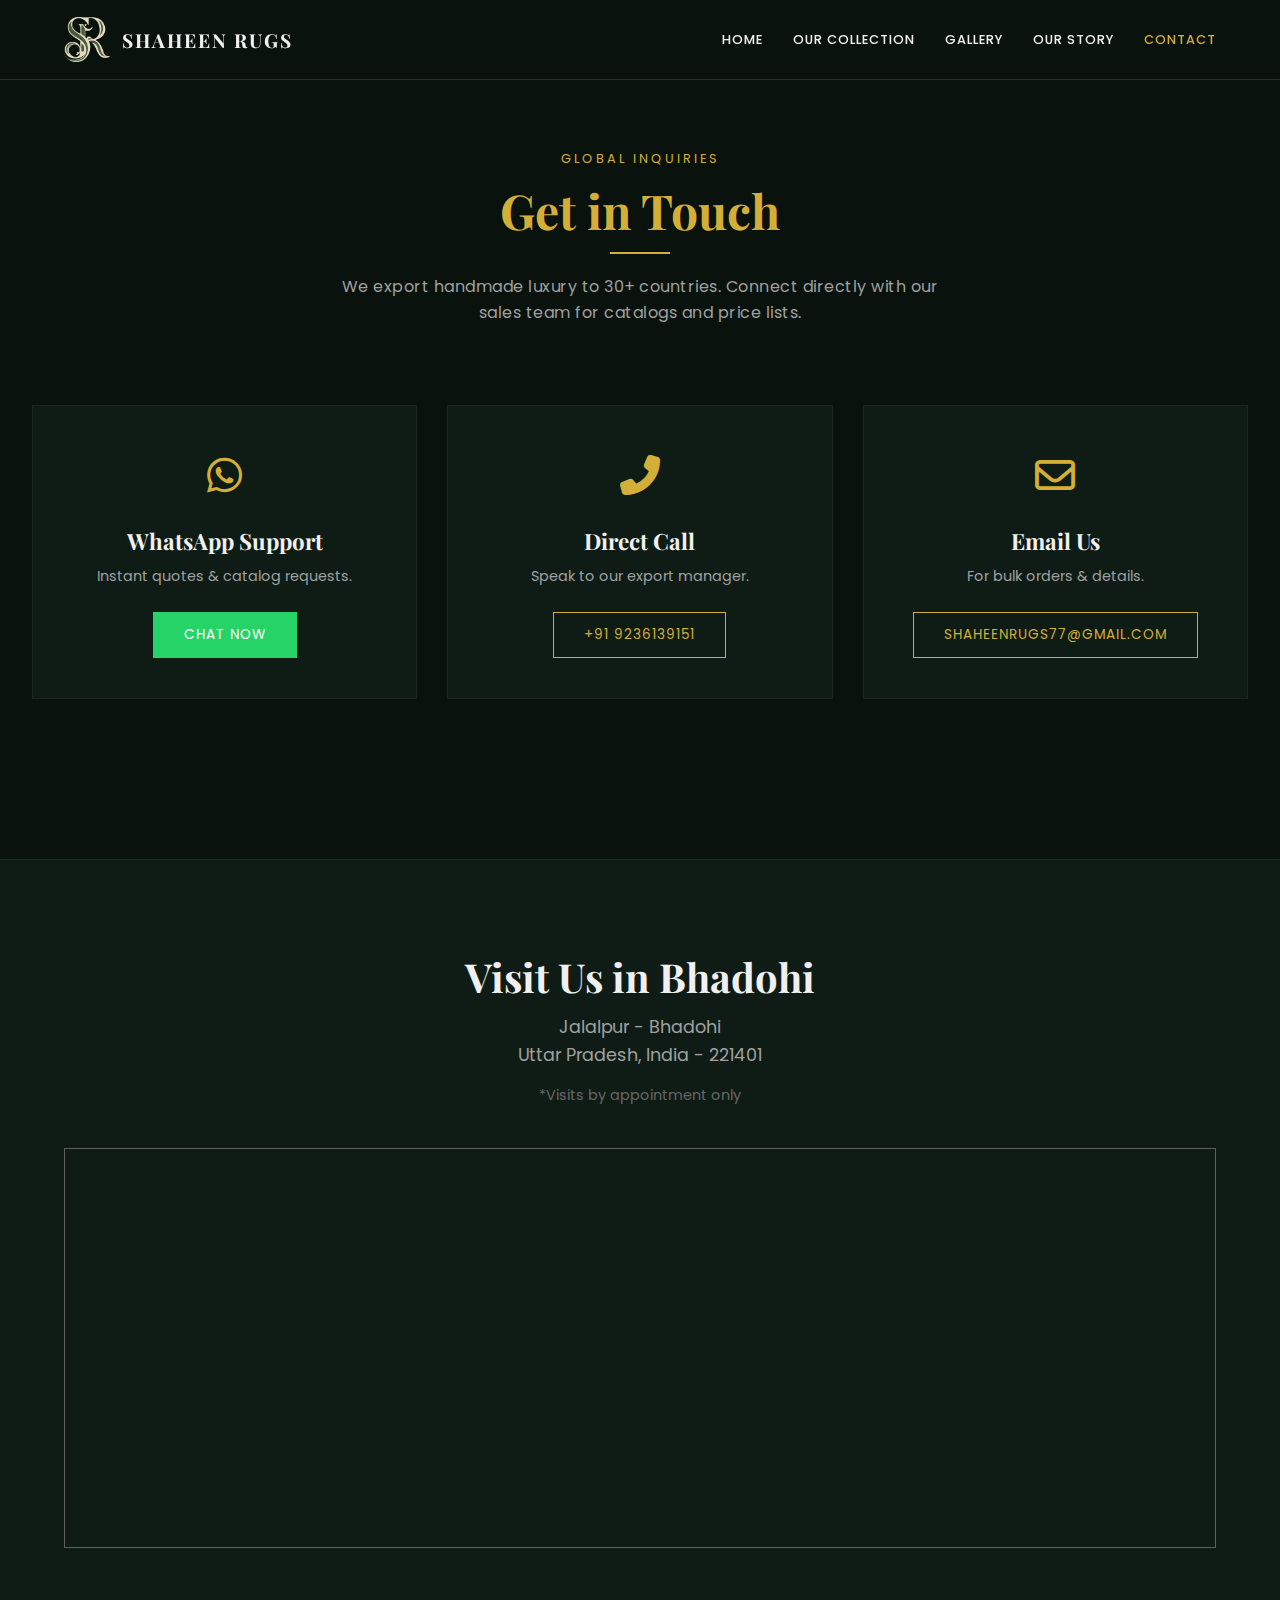
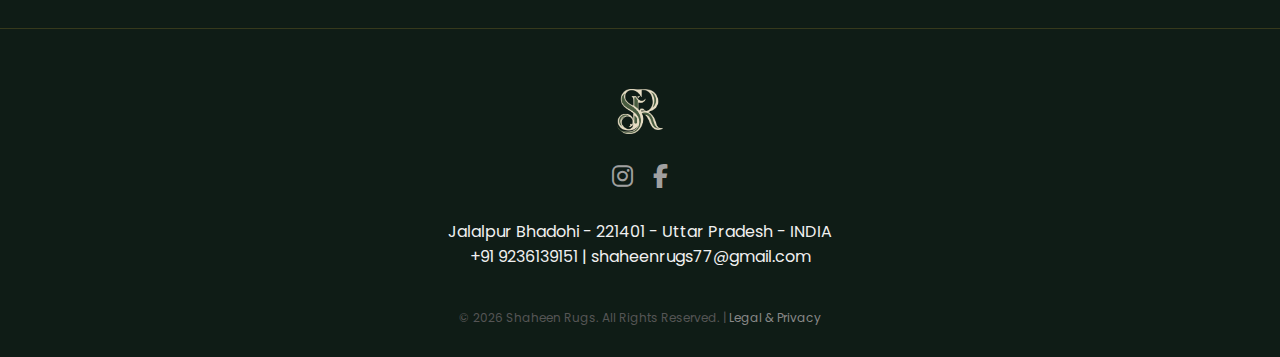
<file: contact.html>
<!DOCTYPE html>
<html lang="en-IN">

<head>
    <meta charset="UTF-8">
    <meta name="viewport" content="width=device-width, initial-scale=1.0, viewport-fit=cover">

    <title>Contact Shaheen Rugs | Handmade Carpet Manufacturer & Exporter India</title>
    <meta name="description" content="Contact Shaheen Rugs, a premier handmade carpet manufacturer in Bhadohi, India. Reach us for custom rug orders, wholesale price lists, and global export inquiries.">
    <meta name="keywords" content="contact shaheen rugs, carpet manufacturer contact number, bhadohi rugs phone number, rug exporter email, custom carpet inquiry india">
    <meta name="author" content="Shaheen Rugs">

    <link rel="canonical" href="https://shaheenrugs77.com/contact.html">
    <meta name="robots" content="index, follow">

    <link rel="icon" type="image/png" href="Assets/Logo.png">

    <meta property="og:title" content="Contact Shaheen Rugs | Handmade Carpet Manufacturer">
    <meta property="og:description" content="Get in touch with Shaheen Rugs for custom orders, wholesale pricing, and export collaborations.">
    <meta property="og:type" content="website">
    <meta property="og:url" content="https://shaheenrugs77.com/contact.html">
    <meta property="og:image" content="https://shaheenrugs77.com/Assets/og-contact.jpg">
    <meta property="og:site_name" content="Shaheen Rugs">

    <meta name="twitter:card" content="summary_large_image">
    <meta name="twitter:title" content="Contact Shaheen Rugs | Export Inquiries">
    <meta name="twitter:description" content="Reach Shaheen Rugs for handmade carpet manufacturing, custom orders, and export partnerships worldwide.">
    <meta name="twitter:image" content="https://shaheenrugs77.com/Assets/og-contact.jpg">

    <link rel="preconnect" href="https://fonts.googleapis.com">
    <link rel="preconnect" href="https://fonts.gstatic.com" crossorigin>
    <link href="https://fonts.googleapis.com/css2?family=Playfair+Display:wght@400;600;700&family=Poppins:wght@300;400;500&display=swap" rel="stylesheet">

    <link rel="stylesheet" href="https://cdnjs.cloudflare.com/ajax/libs/font-awesome/6.4.0/css/all.min.css">

    <link rel="stylesheet" href="style.css?v=1.1">
</head>

<body>

    <nav>
        <div class="brand-container">
            <img src="Assets/Logo.png" alt="Shaheen Rugs Logo" class="nav-logo">
            <span class="brand-name">Shaheen Rugs</span>
        </div>
        <div class="nav-links">
            <a href="index.html">Home</a>
            <a href="collection.html">Our Collection</a>
            <a href="gallery.html">Gallery</a>
            <a href="story.html">Our Story</a>
            <a href="contact.html" class="active">Contact</a>
        </div>
        <div class="mobile-menu-icon" onclick="toggleMenu()">
            <i class="fas fa-bars"></i>
        </div>
    </nav>

    <div class="mobile-drawer" id="mobileDrawer">
        <span class="close-btn" onclick="toggleMenu()">&times;</span>
        <a href="index.html">Home</a>
        <a href="collection.html">Our Collection</a>
        <a href="gallery.html">Gallery</a>
        <a href="story.html">Our Story</a>
        <a href="contact.html">Contact</a>
    </div>

    <header class="page-header">
        <h1 class="seo-h1">Contact Shaheen Rugs – Handmade Carpet Manufacturer in India</h1>

        <span class="sec-sub">Global Inquiries</span>
        <h2 class="sec-title">Get in Touch</h2>
        <div class="title-underline"></div>
        <p class="header-desc">
            We export handmade luxury to 30+ countries. Connect directly with our sales team for catalogs and price lists.
        </p>
    </header>

    <section class="section-wrapper" style="padding-top: 40px;">
        
        <div class="contact-grid">
            
            <div class="contact-card highlight-card">
                <div class="icon-box"><i class="fab fa-whatsapp"></i></div>
                <h3>WhatsApp Support</h3>
                <p>Instant quotes & catalog requests.</p>
                <a href="https://wa.me/919236139151" target="_blank" class="contact-btn wa-btn-style">Chat Now</a>
            </div>

            <div class="contact-card">
                <div class="icon-box"><i class="fas fa-phone-alt"></i></div>
                <h3>Direct Call</h3>
                <p>Speak to our export manager.</p>
                <a href="tel:+919236139151" class="contact-btn">+91 9236139151</a>
            </div>

            <div class="contact-card">
                <div class="icon-box"><i class="far fa-envelope"></i></div>
                <h3>Email Us</h3>
                <p>For bulk orders & details.</p>
                <a href="mailto:shaheenrugs77@gmail.com" class="contact-btn">shaheenrugs77@gmail.com</a>
            </div>

        </div>

    </section>

    <section class="map-section">
        <div class="address-box">
            <h2>Visit Us in Bhadohi</h2>
            <p>
                Jalalpur - Bhadohi<br>
                Uttar Pradesh, India - 221401
            </p>
            <p style="margin-top: 15px; font-size: 0.9rem; color: #666;">
                *Visits by appointment only
            </p>
        </div>

        <div class="map-frame">
            <iframe 
                src="https://www.google.com/maps/embed?pb=!1m18!1m12!1m3!1d115408.09763328293!2d82.49392230680665!3d25.39655866164287!2m3!1f0!2f0!3f0!3m2!1i1024!2i768!4f13.1!3m3!1m2!1s0x398fd17f6904660d%3A0x664686e0094776e0!2sBhadohi%2C%20Uttar%20Pradesh!5e0!3m2!1sen!2sin!4v1706090000000!5m2!1sen!2sin" 
                allowfullscreen="" 
                loading="lazy" 
                referrerpolicy="no-referrer-when-downgrade">
            </iframe>
        </div>
    </section>

    <footer>
        <img src="Assets/Logo.png" alt="Shaheen Rugs" class="nav-logo" style="margin: 0 auto 20px auto;">
        <div class="f-socials">
            <a href="https://www.instagram.com/shaheenrugs77?igsh=dXd4a2FmamRpeHEw" class="f-icon" target="_blank" rel="noopener"><i class="fab fa-instagram"></i></a>
            <a href="https://www.facebook.com/shaheenrugs77" class="f-icon" target="_blank" rel="noopener"><i class="fab fa-facebook-f"></i></a>
        </div>
        <div class="f-contact">
            <p>Jalalpur Bhadohi - 221401 - Uttar Pradesh - INDIA</p>
            <p>+91 9236139151 | shaheenrugs77@gmail.com</p>
        </div>
        <p class="copyright">
    © 2026 Shaheen Rugs. All Rights Reserved. | <a href="legal.html" style="color: #888; text-decoration: none;">Legal & Privacy</a>
</p>
    </footer>

    <script src="main.js"></script>
    <script>
        function toggleMenu() { document.getElementById('mobileDrawer').classList.toggle('active'); }
    </script>

    <script type="application/ld+json">
    {
      "@context": "https://schema.org",
      "@type": "ContactPage",
      "mainEntity": {
        "@type": "Organization",
        "name": "Shaheen Rugs",
        "url": "https://shaheenrugs77.com",
        "contactPoint": {
          "@type": "ContactPoint",
          "telephone": "+91-9236139151",
          "contactType": "sales",
          "areaServed": "World",
          "availableLanguage": ["English", "Hindi"]
        }
      }
    }
    </script>
</body>
</html>
</file>
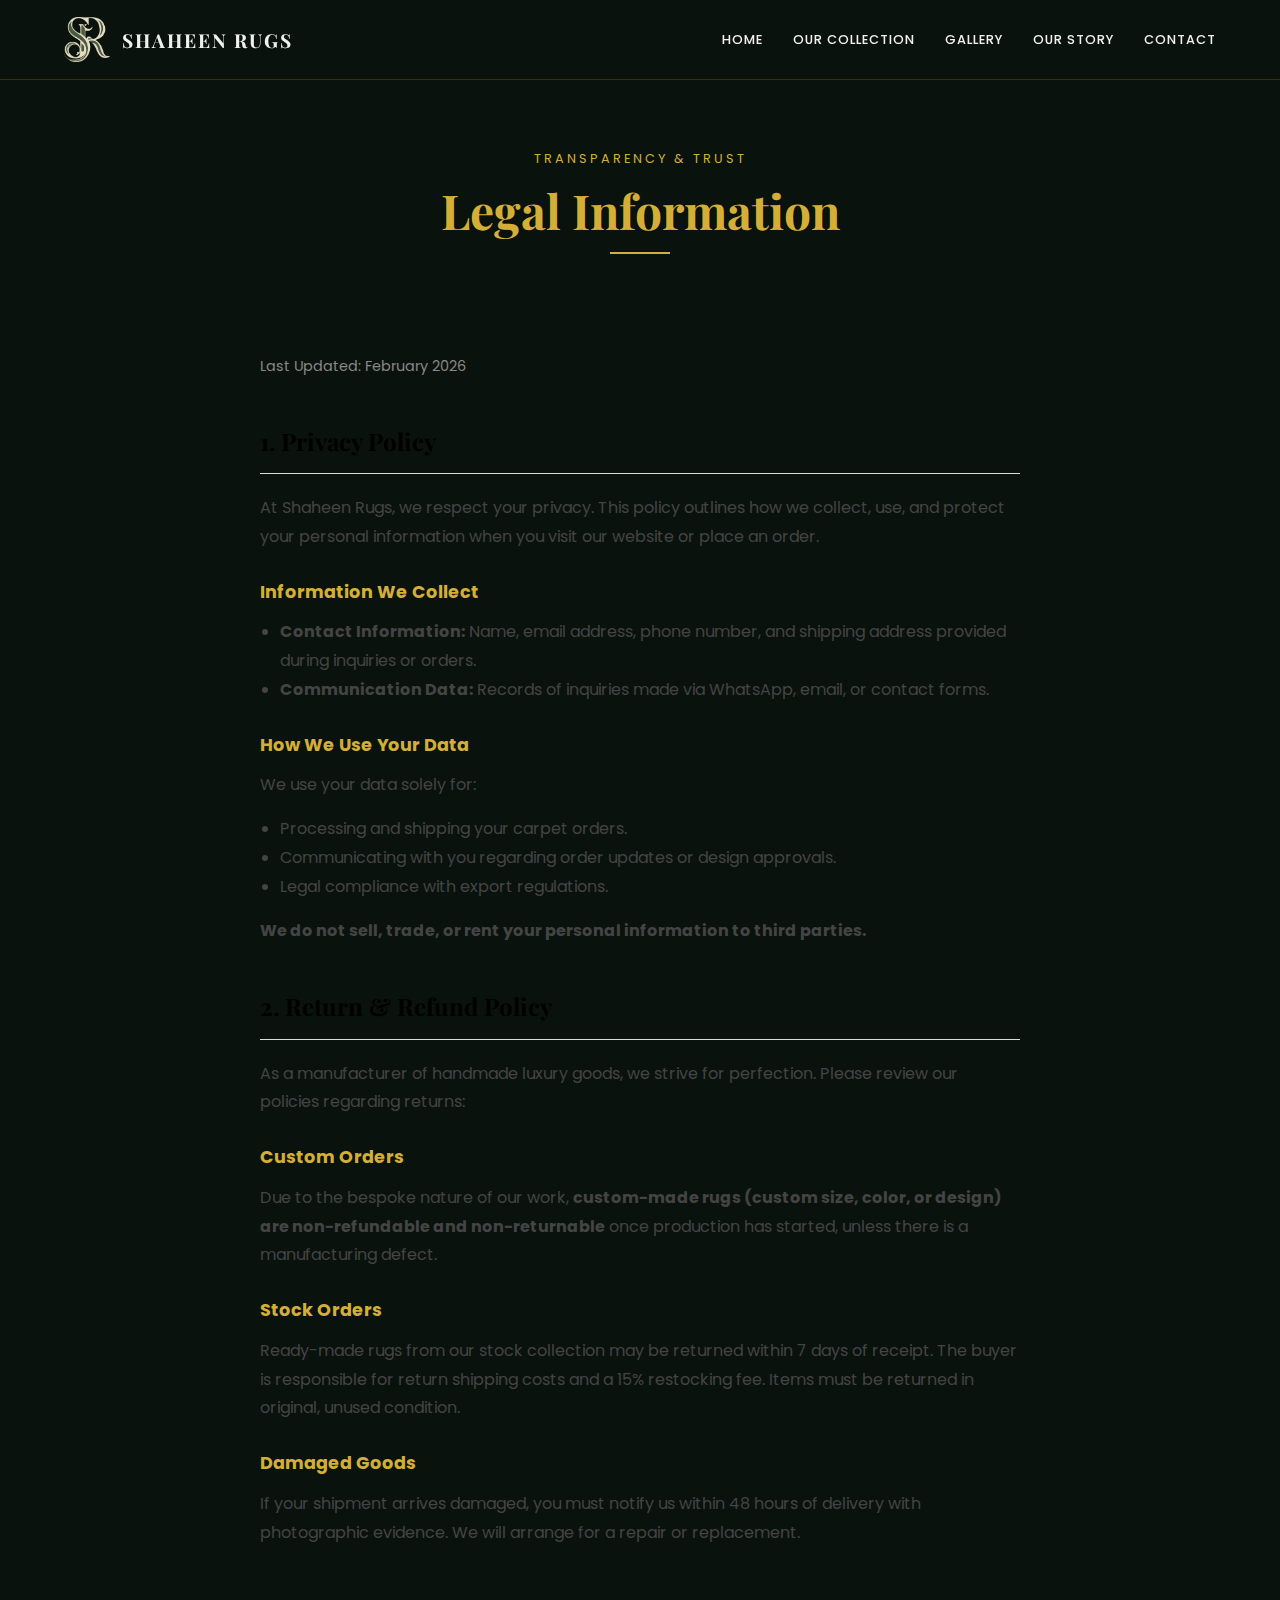
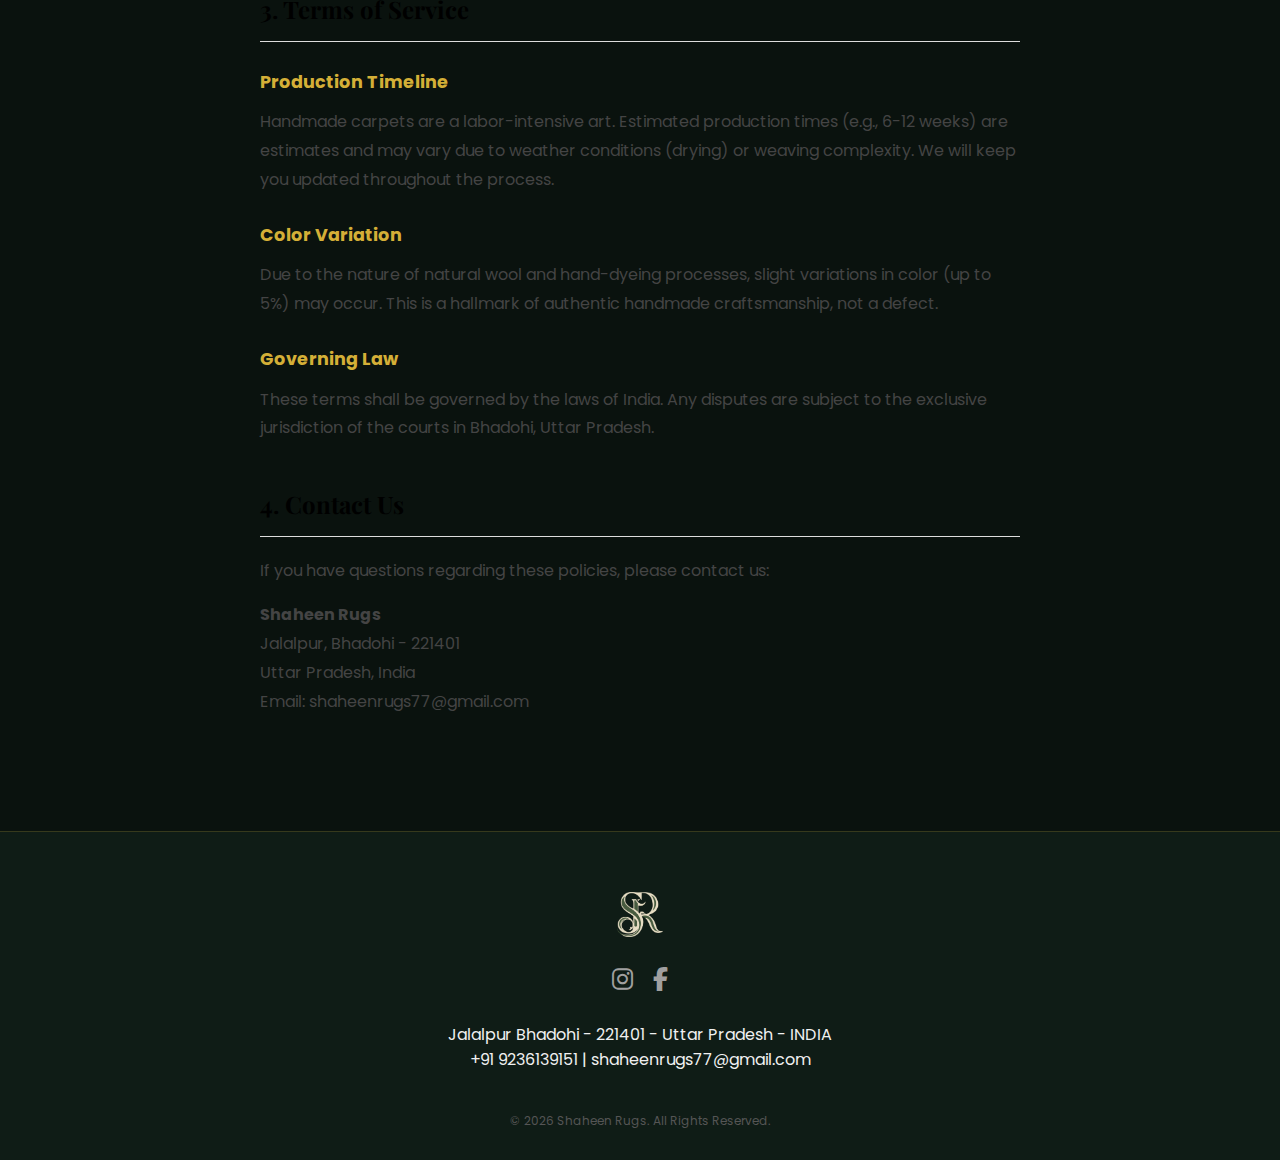
<file: legal.html>
<!DOCTYPE html>
<html lang="en-IN">

<head>
    <meta charset="UTF-8">
    <meta name="viewport" content="width=device-width, initial-scale=1.0, viewport-fit=cover">

    <title>Legal Policies | Privacy, Returns & Terms - Shaheen Rugs</title>
    <meta name="description" content="Legal policies for Shaheen Rugs, including Privacy Policy, Terms of Service, and Return Policy for international exports.">
    <meta name="robots" content="noindex, nofollow"> <link rel="preconnect" href="https://fonts.googleapis.com">
    <link rel="preconnect" href="https://fonts.gstatic.com" crossorigin>
    <link href="https://fonts.googleapis.com/css2?family=Playfair+Display:wght@400;600;700&family=Poppins:wght@300;400;500&display=swap" rel="stylesheet">

    <link rel="stylesheet" href="https://cdnjs.cloudflare.com/ajax/libs/font-awesome/6.4.0/css/all.min.css">

    <link rel="stylesheet" href="style.css?v=1.1">
    
    <link rel="icon" type="image/png" href="Assets/Logo.png">

    <style>
        /* Simple internal CSS for text readability on this page only */
        .legal-content {
            max-width: 800px;
            margin: 0 auto;
            padding: 0 20px;
            font-family: 'Poppins', sans-serif;
            color: #444;
            line-height: 1.8;
        }
        .legal-content h2 {
            font-family: 'Playfair Display', serif;
            color: black;
            margin-top: 40px;
            margin-bottom: 20px;
            border-bottom: 1px solid #ddd;
            padding-bottom: 10px;
        }
        .legal-content h3 {
            color: var(--gold); /* Uses your gold color from style.css */
            margin-top: 25px;
            margin-bottom: 10px;
            font-size: 1.1rem;
        }
        .legal-content p, .legal-content ul {
            margin-bottom: 15px;
        }
        .legal-content ul {
            padding-left: 20px;
        }
        .last-updated {
            font-size: 0.9rem;
            color: #888;
            margin-bottom: 40px;
            display: block;
        }
    </style>
</head>

<body>

    <nav>
        <div class="brand-container">
            <img src="Assets/Logo.png" alt="Shaheen Rugs Logo" class="nav-logo">
            <span class="brand-name">Shaheen Rugs</span>
        </div>
        <div class="nav-links">
            <a href="index.html">Home</a>
            <a href="collection.html">Our Collection</a>
            <a href="gallery.html">Gallery</a>
            <a href="story.html">Our Story</a>
            <a href="contact.html">Contact</a>
        </div>
        <div class="mobile-menu-icon" onclick="toggleMenu()">
            <i class="fas fa-bars"></i>
        </div>
    </nav>

    <div class="mobile-drawer" id="mobileDrawer">
        <span class="close-btn" onclick="toggleMenu()">&times;</span>
        <a href="index.html">Home</a>
        <a href="collection.html">Our Collection</a>
        <a href="gallery.html">Gallery</a>
        <a href="story.html">Our Story</a>
        <a href="contact.html">Contact</a>
    </div>

    <header class="page-header">
        <h1 class="seo-h1">Legal Policies & Terms of Service</h1>
        <span class="sec-sub">Transparency & Trust</span>
        <h2 class="sec-title">Legal Information</h2>
        <div class="title-underline"></div>
    </header>

    <section class="section-wrapper">
        <div class="legal-content">
            <span class="last-updated">Last Updated: February 2026</span>

            <h2>1. Privacy Policy</h2>
            <p>At Shaheen Rugs, we respect your privacy. This policy outlines how we collect, use, and protect your personal information when you visit our website or place an order.</p>
            
            <h3>Information We Collect</h3>
            <ul>
                <li><strong>Contact Information:</strong> Name, email address, phone number, and shipping address provided during inquiries or orders.</li>
                <li><strong>Communication Data:</strong> Records of inquiries made via WhatsApp, email, or contact forms.</li>
            </ul>

            <h3>How We Use Your Data</h3>
            <p>We use your data solely for:</p>
            <ul>
                <li>Processing and shipping your carpet orders.</li>
                <li>Communicating with you regarding order updates or design approvals.</li>
                <li>Legal compliance with export regulations.</li>
            </ul>
            <p><strong>We do not sell, trade, or rent your personal information to third parties.</strong></p>

            <h2>2. Return & Refund Policy</h2>
            <p>As a manufacturer of handmade luxury goods, we strive for perfection. Please review our policies regarding returns:</p>

            <h3>Custom Orders</h3>
            <p>Due to the bespoke nature of our work, <strong>custom-made rugs (custom size, color, or design) are non-refundable and non-returnable</strong> once production has started, unless there is a manufacturing defect.</p>

            <h3>Stock Orders</h3>
            <p>Ready-made rugs from our stock collection may be returned within 7 days of receipt. The buyer is responsible for return shipping costs and a 15% restocking fee. Items must be returned in original, unused condition.</p>

            <h3>Damaged Goods</h3>
            <p>If your shipment arrives damaged, you must notify us within 48 hours of delivery with photographic evidence. We will arrange for a repair or replacement.</p>

            <h2>3. Terms of Service</h2>
            
            <h3>Production Timeline</h3>
            <p>Handmade carpets are a labor-intensive art. Estimated production times (e.g., 6-12 weeks) are estimates and may vary due to weather conditions (drying) or weaving complexity. We will keep you updated throughout the process.</p>

            <h3>Color Variation</h3>
            <p>Due to the nature of natural wool and hand-dyeing processes, slight variations in color (up to 5%) may occur. This is a hallmark of authentic handmade craftsmanship, not a defect.</p>

            <h3>Governing Law</h3>
            <p>These terms shall be governed by the laws of India. Any disputes are subject to the exclusive jurisdiction of the courts in Bhadohi, Uttar Pradesh.</p>

            <h2>4. Contact Us</h2>
            <p>If you have questions regarding these policies, please contact us:</p>
            <p>
                <strong>Shaheen Rugs</strong><br>
                Jalalpur, Bhadohi - 221401<br>
                Uttar Pradesh, India<br>
                Email: <a href="mailto:shaheenrugs77@gmail.com">shaheenrugs77@gmail.com</a>
            </p>
        </div>
    </section>

    <footer>
        <img src="Assets/Logo.png" alt="Shaheen Rugs" class="nav-logo" style="margin: 0 auto 20px auto;">
        <div class="f-socials">
            <a href="https://www.instagram.com/shaheenrugs77?igsh=dXd4a2FmamRpeHEw" class="f-icon" target="_blank" rel="noopener"><i class="fab fa-instagram"></i></a>
            <a href="https://www.facebook.com/shaheenrugs77" class="f-icon" target="_blank" rel="noopener"><i class="fab fa-facebook-f"></i></a>
        </div>
        <div class="f-contact">
            <p>Jalalpur Bhadohi - 221401 - Uttar Pradesh - INDIA</p>
            <p>+91 9236139151 | shaheenrugs77@gmail.com</p>
        </div>
        <p class="copyright">© 2026 Shaheen Rugs. All Rights Reserved.</p>
    </footer>

    <script src="main.js"></script>
    <script>
        function toggleMenu() { document.getElementById('mobileDrawer').classList.toggle('active'); }
    </script>
</body>
</html>
</file>
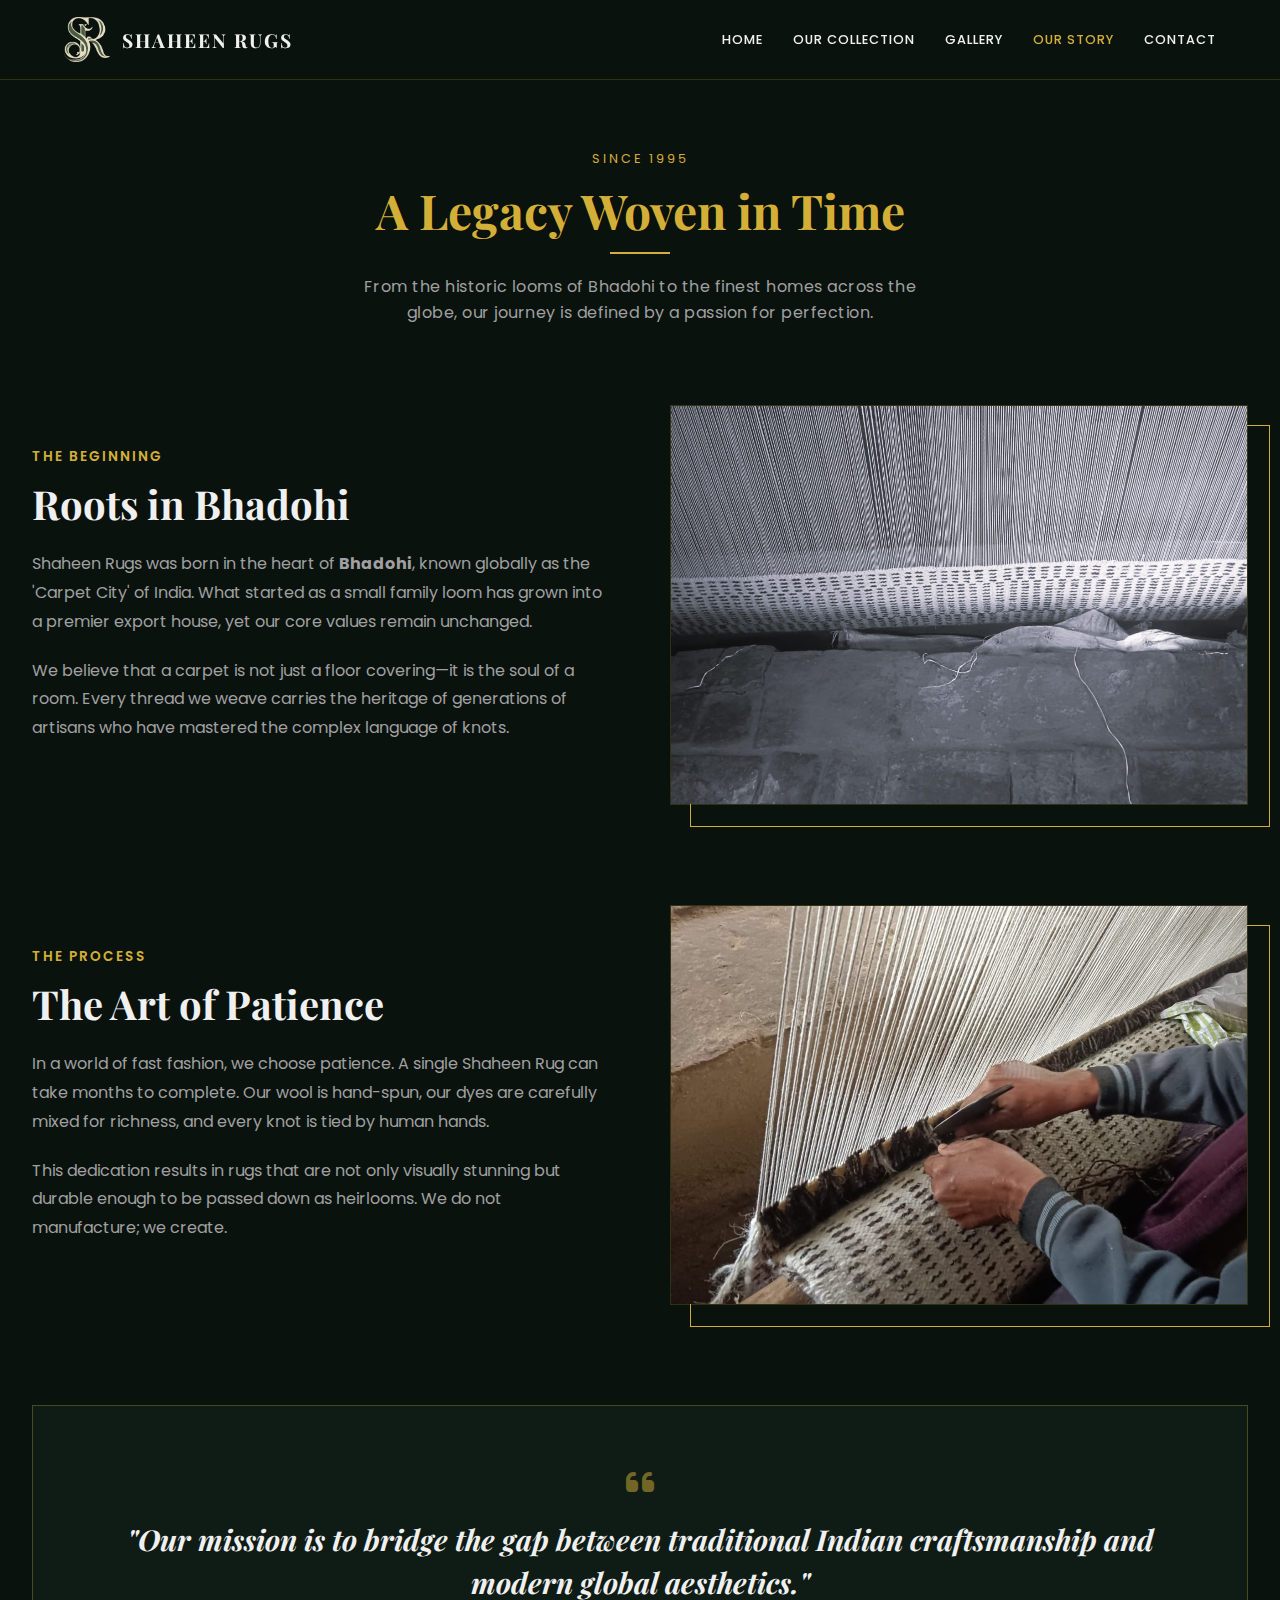
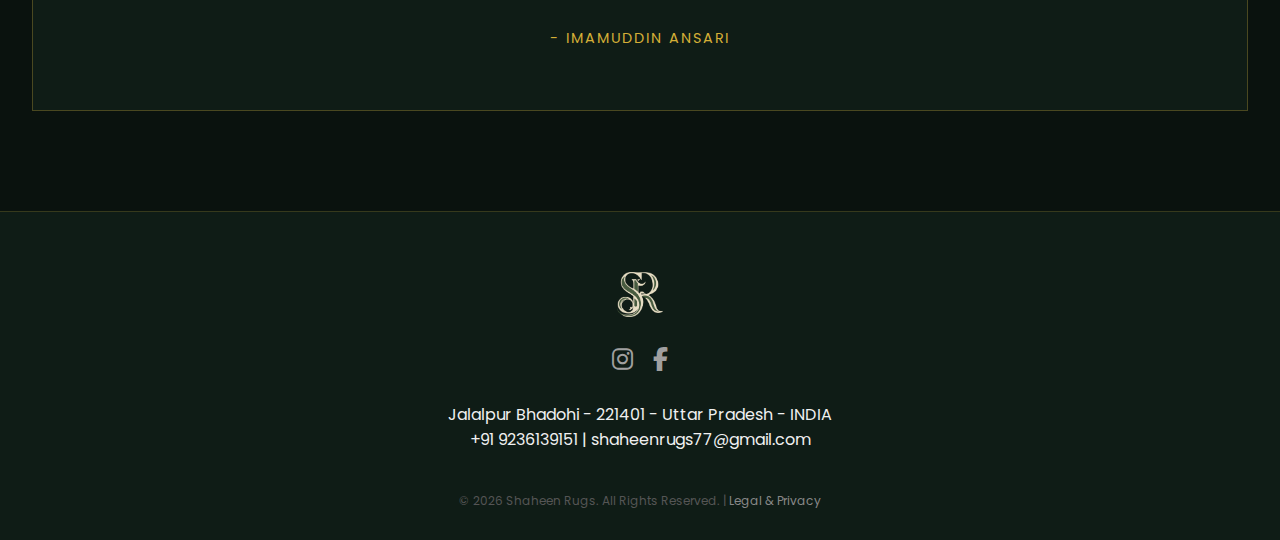
<file: story.html>
<!DOCTYPE html>
<html lang="en-IN">

<head>
    <meta charset="UTF-8">
    <meta name="viewport" content="width=device-width, initial-scale=1.0, viewport-fit=cover">

    <title>About Shaheen Rugs | Handmade Carpet Manufacturer in Bhadohi, India</title>
    <meta name="description" content="Learn about Shaheen Rugs, a premier handmade carpet manufacturer from Bhadohi, India. Discover our heritage, artisanship, weaving process, and commitment to quality rugs since 1995.">
    <meta name="keywords" content="about shaheen rugs, carpet manufacturer history, bhadohi carpet city, handmade rug artisans, indian rug heritage, imamuddin ansari, rug weaving process">
    <meta name="author" content="Shaheen Rugs">

    <link rel="canonical" href="https://shaheenrugs77.com/story.html">
    <meta name="robots" content="index, follow">

    <link rel="icon" type="image/png" href="Assets/Logo.png">

    <meta property="og:title" content="About Shaheen Rugs | Handmade Carpet Manufacturer">
    <meta property="og:description" content="Discover the heritage, craftsmanship, and handmade carpet manufacturing journey of Shaheen Rugs from Bhadohi, India.">
    <meta property="og:type" content="article">
    <meta property="og:url" content="https://shaheenrugs77.com/story.html">
    <meta property="og:image" content="https://shaheenrugs77.com/Assets/og-story.jpg">
    <meta property="og:site_name" content="Shaheen Rugs">

    <meta name="twitter:card" content="summary_large_image">
    <meta name="twitter:title" content="About Shaheen Rugs | Heritage of Weaving">
    <meta name="twitter:description" content="Learn the story, heritage, and craftsmanship behind Shaheen Rugs, handmade carpets from Bhadohi, India.">
    <meta name="twitter:image" content="https://shaheenrugs77.com/Assets/og-story.jpg">

    <link rel="preconnect" href="https://fonts.googleapis.com">
    <link rel="preconnect" href="https://fonts.gstatic.com" crossorigin>
    <link href="https://fonts.googleapis.com/css2?family=Playfair+Display:wght@400;600;700&family=Poppins:wght@300;400;500&display=swap" rel="stylesheet">

    <link rel="stylesheet" href="https://cdnjs.cloudflare.com/ajax/libs/font-awesome/6.4.0/css/all.min.css">

    <link rel="stylesheet" href="style.css?v=1.1">
</head>

<body>

    <nav>
        <div class="brand-container">
            <img src="Assets/Logo.png" alt="Shaheen Rugs Logo" class="nav-logo">
            <span class="brand-name">Shaheen Rugs</span>
        </div>
        <div class="nav-links">
            <a href="index.html">Home</a>
            <a href="collection.html">Our Collection</a>
            <a href="gallery.html">Gallery</a>
            <a href="story.html" class="active">Our Story</a>
            <a href="contact.html">Contact</a>
        </div>
        <div class="mobile-menu-icon" onclick="toggleMenu()">
            <i class="fas fa-bars"></i>
        </div>
    </nav>

    <div class="mobile-drawer" id="mobileDrawer">
        <span class="close-btn" onclick="toggleMenu()">&times;</span>
        <a href="index.html">Home</a>
        <a href="collection.html">Our Collection</a>
        <a href="gallery.html">Gallery</a>
        <a href="story.html">Our Story</a>
        <a href="contact.html">Contact</a>
    </div>

    <header class="page-header">
        <h1 class="seo-h1">About Shaheen Rugs – Handmade Carpet Manufacturer in Bhadohi</h1>

        <span class="sec-sub">Since 1995</span>
        <h2 class="sec-title">A Legacy Woven in Time</h2>
        <div class="title-underline"></div>
        <p class="header-desc">
            From the historic looms of Bhadohi to the finest homes across the globe, our journey is defined by a passion
            for perfection.
        </p>
    </header>

    <section class="section-wrapper" style="padding-top: 40px;">

        <div class="story-row">
            <div class="story-text">
                <span class="story-subtitle">The Beginning</span>
                <h2>Roots in Bhadohi</h2>
                <p>
                    Shaheen Rugs was born in the heart of <strong>Bhadohi</strong>, known globally as the 'Carpet City'
                    of India. What started as a small family loom has grown into a premier export house, yet our core
                    values remain unchanged.
                </p>
                <p>
                    We believe that a carpet is not just a floor covering—it is the soul of a room. Every thread we
                    weave carries the heritage of generations of artisans who have mastered the complex language of
                    knots.
                </p>
            </div>
            <div class="story-image">
                <img src="Assets/Story-1.jpeg" alt="Vintage wooden carpet loom manufacturing process Bhadohi" loading="lazy">
            </div>
        </div>

        <div class="story-row reverse">
            <div class="story-image">
                <img src="Assets/Story-2.jpeg" alt="Artisan hand-knotting wool rug at Shaheen Rugs factory" loading="lazy">
            </div>
            <div class="story-text">
                <span class="story-subtitle">The Process</span>
                <h2>The Art of Patience</h2>
                <p>
                    In a world of fast fashion, we choose patience. A single Shaheen Rug can take months to complete.
                    Our wool is hand-spun, our dyes are carefully mixed for richness, and every knot is tied by human
                    hands.
                </p>
                <p>
                    This dedication results in rugs that are not only visually stunning but durable enough to be passed
                    down as heirlooms. We do not manufacture; we create.
                </p>
            </div>
        </div>

        <div class="story-quote-box">
            <i class="fas fa-quote-left quote-icon"></i>
            <h3>"Our mission is to bridge the gap between traditional Indian craftsmanship and modern global
                aesthetics."</h3>
            <span class="founder-name">- Imamuddin Ansari</span>
        </div>

    </section>

    <footer>
        <img src="Assets/Logo.png" alt="Shaheen Rugs" class="nav-logo" style="margin: 0 auto 20px auto;">
        <div class="f-socials">
            <a href="https://www.instagram.com/shaheenrugs77?igsh=dXd4a2FmamRpeHEw" class="f-icon" target="_blank" rel="noopener"><i class="fab fa-instagram"></i></a>
            <a href="https://www.facebook.com/shaheenrugs77" class="f-icon" target="_blank" rel="noopener"><i class="fab fa-facebook-f"></i></a>
        </div>
        <div class="f-contact">
            <p>Jalalpur Bhadohi - 221401 - Uttar Pradesh - INDIA</p>
            <p>+91 9236139151 | shaheenrugs77@gmail.com</p>
        </div>
        <p class="copyright">
    © 2026 Shaheen Rugs. All Rights Reserved. | <a href="legal.html" style="color: #888; text-decoration: none;">Legal & Privacy</a>
</p>
    </footer>

    <script src="main.js"></script>
    <script>
        function toggleMenu() { document.getElementById('mobileDrawer').classList.toggle('active'); }
    </script>

    <script type="application/ld+json">
    {
      "@context": "https://schema.org",
      "@type": "AboutPage",
      "mainEntity": {
        "@type": "Organization",
        "name": "Shaheen Rugs",
        "foundingDate": "1995",
        "founder": {
          "@type": "Person",
          "name": "Imamuddin Ansari"
        },
        "description": "Manufacturer and exporter of handmade carpets based in Bhadohi, India.",
        "location": {
          "@type": "Place",
          "name": "Bhadohi, Uttar Pradesh, India"
        }
      }
    }
    </script>
</body>
</html>
</file>
<file: style.css>
/* 🎨 LUXURY PALETTE */
:root {
    --bg-dark: #0a120e;
    --bg-card: #0f1c16;
    --rolex-green: #006039;
    --gold: #d4af37;
    --text-main: #f0f0f0;
    --text-muted: #a0a0a0;
    --nav-bg: rgba(10, 18, 14, 0.98);
    --nav-height: 80px;
}

/* RESET */
* {
    margin: 0;
    padding: 0;
    box-sizing: border-box;
}

body {
    background-color: var(--bg-dark);
    color: var(--text-main);
    font-family: 'Poppins', sans-serif;
    overflow-x: hidden;
    -webkit-font-smoothing: antialiased;
}

a {
    text-decoration: none;
    color: inherit;
    transition: 0.3s ease;
}

img {
    width: 100%;
    display: block;
    object-fit: cover;
}

/* 🧭 NAVBAR */
nav {
    position: fixed;
    top: 0;
    left: 0;
    width: 100%;
    height: var(--nav-height);
    display: flex;
    justify-content: space-between;
    align-items: center;
    padding-left: max(5%, env(safe-area-inset-left));
    padding-right: max(5%, env(safe-area-inset-right));
    padding-top: env(safe-area-inset-top);
    background: var(--nav-bg);
    backdrop-filter: blur(12px);
    z-index: 9999;
    border-bottom: 1px solid rgba(212, 175, 55, 0.2);
}





.brand-container {
    display: flex;
    align-items: center;
    gap: 12px;
}

.nav-logo {
    height: 45px;
    width: auto;
    object-fit: contain;
}

.brand-name {
    font-family: 'Playfair Display', serif;
    text-transform: uppercase;
    letter-spacing: 2px;
    font-size: 1.2rem;
    color: var(--text-main);
    font-weight: 700;
}

.nav-links {
    display: flex;
    gap: 30px;
    align-items: center;
}

.nav-links a {
    font-size: 0.8rem;
    text-transform: uppercase;
    letter-spacing: 1px;
    font-weight: 500;
    color: var(--text-main);
    position: relative;
}

.nav-links a:hover,
.nav-links a.active {
    color: var(--gold);
}

.nav-links a::after {
    content: '';
    position: absolute;
    width: 0;
    height: 1px;
    bottom: -5px;
    left: 0;
    background-color: var(--gold);
    transition: width 0.3s;
}

.nav-links a:hover::after {
    width: 100%;
}

.mobile-menu-icon {
    display: none;
    font-size: 1.5rem;
    color: var(--gold);
    cursor: pointer;
}

.mobile-drawer {
    position: fixed;
    top: 0;
    right: -100%;
    width: 250px;
    height: 100vh;
    background: var(--bg-card);
    border-left: 1px solid var(--gold);
    padding: 60px 20px;
    transition: 0.4s ease;
    z-index: 10000;
    display: flex;
    flex-direction: column;
    gap: 20px;
}

.mobile-drawer.active {
    right: 0;
}

.mobile-drawer a {
    font-size: 1.1rem;
    border-bottom: 1px solid rgba(255, 255, 255, 0.05);
    padding-bottom: 10px;
}

.close-btn {
    position: absolute;
    top: 20px;
    right: 20px;
    font-size: 2rem;
    cursor: pointer;
    color: var(--gold);
}

/* -----------------------------------------------------------
   1. HERO SLIDER
   ----------------------------------------------------------- */
.hero {
    position: relative;
    height: 100dvh;
    width: 100%;
    display: flex;
    flex-direction: column;
    justify-content: center;
    align-items: center;
    text-align: center;
    overflow: hidden;
}

.hero-slider {
    position: absolute;
    top: 0;
    left: 0;
    width: 100%;
    height: 100%;
    z-index: 1;
}

.slide {
    position: absolute;
    top: 0;
    left: 0;
    width: 100%;
    height: 100%;
    background-size: cover;
    background-position: center;
    opacity: 0;
    transition: opacity 1.5s ease-in-out;
}

.slide.active {
    opacity: 1;
}

.hero-overlay {
    position: absolute;
    top: 0;
    left: 0;
    width: 100%;
    height: 100%;
    background: linear-gradient(to top, rgba(10, 18, 14, 1), rgba(0, 0, 0, 0.3));
    z-index: 2;
}

.hero-content {
    position: relative;
    z-index: 3;
    padding-top: 80px;
}

.hero h1 {
    font-family: 'Playfair Display', serif;
    font-size: 3.5rem;
    color: var(--gold);
    margin-bottom: 10px;
    line-height: 1.1;
    text-shadow: 0 4px 20px rgba(0, 0, 0, 0.8);
}

.hero p {
    font-size: 1.1rem;
    letter-spacing: 3px;
    text-transform: uppercase;
    margin-bottom: 30px;
    text-shadow: 0 2px 10px rgba(0, 0, 0, 0.8);
}

.hero-btn {
    border: 1px solid var(--gold);
    padding: 14px 40px;
    color: var(--gold);
    text-transform: uppercase;
    letter-spacing: 2px;
    font-size: 0.85rem;
    background: rgba(0, 0, 0, 0.6);
    backdrop-filter: blur(5px);
}

.hero-btn:hover {
    background: var(--gold);
    color: black;
}

/* -----------------------------------------------------------
   2. BROWSE COLLECTION (UPDATED SIZES & BUTTON)
   ----------------------------------------------------------- */
.section-wrapper {
    padding: 100px 5%;
    max-width: 1600px;
    margin: 0 auto;
}

/* Increased max-width */
.sec-header {
    text-align: center;
    margin-bottom: 60px;
}

.sec-title {
    font-family: 'Playfair Display', serif;
    font-size: 2.5rem;
    color: var(--text-main);
    margin-bottom: 15px;
}

.sec-sub {
    color: var(--gold);
    text-transform: uppercase;
    letter-spacing: 3px;
    font-size: 0.8rem;
    display: block;
    margin-bottom: 10px;
}

.title-underline {
    width: 60px;
    height: 2px;
    background: var(--gold);
    margin: 0 auto;
}

.collection-grid {
    display: grid;
    grid-template-columns: repeat(4, 1fr);
    gap: 20px;
}

/* Tighter gap */

.collection-card {
    background: transparent;
    text-align: center;
    cursor: pointer;
    position: relative;
}

/* ✅ MADE TALLER (2/3 Aspect Ratio) */
.c-img-box {
    position: relative;
    width: 100%;
    aspect-ratio: 2/3;
    overflow: hidden;
    margin-bottom: 15px;
}

.c-img-box img {
    width: 100%;
    height: 100%;
    object-fit: cover;
    transition: transform 0.5s ease;
}

.collection-card:hover .c-img-box img {
    transform: scale(1.05);
}

/* ✅ OVERLAY & BUTTON POSITIONING (Bottom Right) */
.overlay {
    position: absolute;
    top: 0;
    left: 0;
    width: 100%;
    height: 100%;
    background: linear-gradient(to top, rgba(0, 0, 0, 0.7), transparent);
    /* Subtle gradient for text readability */
    opacity: 0;
    transition: 0.3s ease;
}

.collection-card:hover .overlay {
    opacity: 1;
}

.overlay-btn {
    position: absolute;
    bottom: 15px;
    right: 15px;
    background: var(--gold);
    color: black;
    padding: 10px 20px;
    text-transform: uppercase;
    font-size: 0.75rem;
    font-weight: 600;
    letter-spacing: 1px;
    box-shadow: 0 4px 10px rgba(0, 0, 0, 0.3);
}

.overlay-btn:hover {
    background: white;
}

.c-details h3 {
    font-family: 'Playfair Display', serif;
    font-size: 1.1rem;
    color: var(--text-main);
    margin-bottom: 5px;
}

.c-details p {
    color: var(--text-muted);
    font-size: 0.85rem;
    text-transform: uppercase;
    letter-spacing: 1px;
}

.view-all-btn {
    display: inline-block;
    border-bottom: 1px solid var(--gold);
    color: var(--text-main);
    padding-bottom: 5px;
    font-size: 0.9rem;
    text-transform: uppercase;
    letter-spacing: 2px;
}

.view-all-btn:hover {
    color: var(--gold);
}

/* -----------------------------------------------------------
   3. COLLAGE SECTION (UPDATED FOR MORE IMAGES)
   ----------------------------------------------------------- */
.collage-section {
    background: var(--text-main);
    color: var(--bg-dark);
    padding: 80px 2%;
    /* Less padding to fit more content */
}

.collage-container {
    max-width: 1400px;
    margin: 0 auto;
    display: grid;
    grid-template-columns: 1fr 1.2fr 1fr;
    /* Center slightly wider */
    gap: 15px;
    align-items: center;
}

.collage-col {
    display: flex;
    flex-direction: column;
    gap: 15px;
}

.col-img img {
    width: 100%;
    height: 100%;
    object-fit: cover;
}

.col-img.small {
    height: 180px;
}

.col-img.tall {
    height: 320px;
}

.collage-center {
    text-align: center;
    padding: 20px;
}

.collage-sub {
    font-size: 0.9rem;
    text-transform: uppercase;
    letter-spacing: 2px;
    color: #555;
    display: block;
    margin-bottom: 10px;
}

.collage-center h2 {
    font-family: 'Playfair Display', serif;
    font-size: 3.5rem;
    color: #000;
    line-height: 1;
    margin-bottom: 20px;
    text-transform: uppercase;
}

.collage-badge {
    display: block;
    font-size: 0.9rem;
    color: #333;
    letter-spacing: 2px;
    margin-bottom: 30px;
}

.collage-btn {
    background: #222;
    color: #fff;
    padding: 15px 40px;
    text-transform: uppercase;
    letter-spacing: 1px;
    font-size: 0.9rem;
    display: inline-block;
    transition: 0.3s;
}

.collage-btn:hover {
    background: var(--gold);
    color: #000;
}

/* -----------------------------------------------------------
   OTHER SECTIONS
   ----------------------------------------------------------- */
.custom-section {
    background-color: var(--bg-card);
    padding: 80px 5%;
    text-align: center;
    border-top: 1px solid rgba(212, 175, 55, 0.1);
}

.custom-box {
    border: 1px solid var(--gold);
    padding: 50px 20px;
    max-width: 800px;
    margin: 0 auto;
}

.custom-icon {
    font-size: 3rem;
    color: var(--gold);
    margin-bottom: 20px;
}

/* -----------------------------------------------------------
   5. INTERIOR INSPIRATION (Redesigned)
   ----------------------------------------------------------- */
.space-grid {
    display: grid;
    grid-template-columns: repeat(4, 1fr);
    gap: 20px;
}

.space-item {
    text-align: center;
    cursor: default;
    /* Not clickable like a shop product */
}

.space-img-box {
    position: relative;
    width: 100%;
    aspect-ratio: 1/1;
    /* Perfect Square */
    overflow: hidden;
    margin-bottom: 20px;
    border: 1px solid rgba(255, 255, 255, 0.05);
}

.space-img-box img {
    width: 100%;
    height: 100%;
    object-fit: cover;
    transition: transform 0.6s ease;
}

/* Hover Zoom */
.space-item:hover .space-img-box img {
    transform: scale(1.1);
}

/* Overlay Effect */
.space-overlay {
    position: absolute;
    top: 0;
    left: 0;
    width: 100%;
    height: 100%;
    background: rgba(0, 0, 0, 0.4);
    display: flex;
    align-items: center;
    justify-content: center;
    opacity: 0;
    transition: 0.3s ease;
}

.space-item:hover .space-overlay {
    opacity: 1;
}

.space-overlay span {
    color: var(--gold);
    border: 1px solid var(--gold);
    padding: 8px 20px;
    text-transform: uppercase;
    font-size: 0.8rem;
    letter-spacing: 2px;
    background: rgba(0, 0, 0, 0.6);
    backdrop-filter: blur(4px);
}

.space-item h3 {
    font-family: 'Playfair Display', serif;
    font-size: 1.2rem;
    color: var(--text-main);
    font-weight: 400;
    letter-spacing: 1px;
}

/* Responsive */
@media (max-width: 992px) {
    .space-grid {
        grid-template-columns: repeat(2, 1fr);
        gap: 15px;
    }
}

.vision-section {
    padding: 100px 20px;
    text-align: center;
    background: var(--bg-dark);
}

.vision-text {
    font-family: 'Playfair Display', serif;
    font-size: 1.5rem;
    color: var(--text-muted);
    max-width: 800px;
    margin: 0 auto;
    line-height: 1.8;
    font-style: italic;
}

.highlight {
    color: var(--text-main);
}

/* FOOTER */
footer {
    background: var(--bg-card);
    padding: 60px 20px 30px;
    text-align: center;
    border-top: 1px solid rgba(212, 175, 55, 0.2);
}

.f-logo {
    height: 50px;
    margin-bottom: 20px;
}

.f-socials {
    display: flex;
    justify-content: center;
    gap: 20px;
    margin: 25px 0;
}

.f-icon {
    color: var(--text-muted);
    font-size: 1.5rem;
    transition: 0.3s;
}

.f-icon:hover {
    color: var(--gold);
}

.copyright {
    margin-top: 40px;
    font-size: 0.75rem;
    color: #555;
}

/* 📱 RESPONSIVE */
@media (max-width: 992px) {
    .nav-links {
        display: none;
    }

    .mobile-menu-icon {
        display: block;
    }

    .collection-grid,
    .space-grid {
        grid-template-columns: repeat(2, 1fr);
        gap: 15px;
    }

    .collage-container {
        grid-template-columns: 1fr;
        gap: 40px;
    }

    .collage-col {
        flex-direction: row;
        flex-wrap: wrap;
        justify-content: center;
    }

    .col-img.small,
    .col-img.tall {
        height: 200px;
        width: 45%;
    }

    /* Make collage images side-by-side on mobile */
}



/* collection */

/* =========================================
   📄 PAGE HEADER (The Top Title Section)
   ========================================= */
.page-header {
    padding-top: 150px;
    /* Pushes content down below fixed navbar */
    padding-bottom: 40px;
    padding-left: 20px;
    padding-right: 20px;
    text-align: center;
    background-color: var(--bg-dark);
}

.page-header .sec-title {
    font-family: 'Playfair Display', serif;
    font-size: 3rem;
    color: var(--gold);
    margin-bottom: 10px;
}

.header-desc {
    color: var(--text-muted);
    font-size: 1rem;
    max-width: 600px;
    margin: 20px auto 0 auto;
    line-height: 1.6;
    letter-spacing: 0.5px;
}

/* =========================================
   🖼️ COLLECTION GRID SYSTEM
   ========================================= */
.section-wrapper {
    /* Increased width to 95% and max-width to 1800px so images get bigger */
    padding: 60px 2.5% 100px;
    max-width: 1800px;
    margin: 0 auto;
}

.collection-grid {
    display: grid;
    grid-template-columns: repeat(4, 1fr);
    /* 4 Columns on Desktop */
    gap: 15px;
    /* Reduced gap so images get wider */
}

/* =========================================
   💎 COLLECTION CARD DESIGN
   ========================================= */
.collection-card {
    background: transparent;
    text-align: center;
    position: relative;
    cursor: default;
    /* Regular cursor, no pointer hand */
}

/* IMAGE CONTAINER (Made Taller - 5:8 Ratio) */
.c-img-box {
    position: relative;
    width: 100%;
    aspect-ratio: 5/8;
    /* ⬅️ This keeps them Tall & Big */
    overflow: hidden;
    margin-bottom: 15px;
    background-color: var(--bg-card);
}

/* IMAGE (Strictly No Effects) */
.c-img-box img {
    width: 100%;
    height: 100%;
    object-fit: cover;
    display: block;
    /* ✅ NO TRANSITIONS, NO TRANSFORMS */
    transition: none;
    transform: none;
}

/* ENSURE NO MOVEMENT ON HOVER */
.collection-card:hover .c-img-box img {
    transform: none !important;
    /* Forces image to stay still */
}

/* OVERLAY (Dark Gradient on Hover) */
.overlay {
    position: absolute;
    top: 0;
    left: 0;
    width: 100%;
    height: 100%;
    background: linear-gradient(to top, rgba(0, 0, 0, 0.8), transparent);
    opacity: 0;
    transition: opacity 0.3s ease;
    /* Only the dark shade fades in */
}

/* Show Overlay on Hover */
.collection-card:hover .overlay {
    opacity: 1;
}

/* =========================================
   UPDATED BUTTON STYLES (Email + WhatsApp)
   ========================================= */

/* 1. The Container for the buttons */
.btn-row {
    position: absolute;
    bottom: 15px;
    right: 15px;
    display: flex;
    /* Puts buttons side by side */
    flex-direction: column;
    /* CHANGE TO 'row' if you want side-by-side, 'column' stacks them */
    gap: 10px;
    /* Space between buttons */
    align-items: flex-end;
    /* Aligns them to the right */
}

/* 2. The Button Style */
.overlay-btn {
    /* Removed position: absolute */
    position: relative;
    background-color: var(--gold);
    color: #000;
    padding: 10px 20px;
    /* Slightly smaller padding to fit two */
    text-transform: uppercase;
    font-size: 0.75rem;
    font-weight: 600;
    letter-spacing: 1px;
    box-shadow: 0 4px 15px rgba(0, 0, 0, 0.5);
    cursor: pointer;
    transition: all 0.3s ease;
    text-decoration: none;
    display: inline-flex;
    /* Aligns icon and text */
    align-items: center;
    gap: 8px;
    /* Space between icon and text */
    width: fit-content;
}

.overlay-btn:hover {
    background-color: #fff;
    transform: translateX(-5px);
    /* Nice slide effect on hover */
}

/* TEXT DETAILS */
.c-details h3 {
    font-family: 'Playfair Display', serif;
    font-size: 1.25rem;
    /* Slightly larger text */
    color: var(--text-main);
    margin-bottom: 5px;
    font-weight: 600;
}

.c-details p {
    color: var(--text-muted);
    font-size: 0.9rem;
    text-transform: uppercase;
    letter-spacing: 1.5px;
}

/* =========================================
   📱 RESPONSIVE ADJUSTMENTS
   ========================================= */
/* Laptop (3 Columns) */
@media (max-width: 1300px) {
    .collection-grid {
        grid-template-columns: repeat(3, 1fr);
    }
}

/* Tablet (2 Columns) */
@media (max-width: 992px) {
    .collection-grid {
        grid-template-columns: repeat(2, 1fr);
        gap: 15px;
    }

    /* Ensure Page Header text size adjusts if needed */
    .page-header .sec-title {
        font-size: 2.5rem;
    }
}

/* Mobile (2 Columns) */
@media (max-width: 500px) {
    .section-wrapper {
        padding: 40px 10px;
    }

    /* Use full screen width */

    .collection-grid {
        grid-template-columns: repeat(2, 1fr);
        gap: 8px;
        /* Very tight gap for max image size */
    }

    .c-details h3 {
        font-size: 1rem;
    }

    .c-details p {
        font-size: 0.7rem;
    }

    .overlay-btn {
        padding: 8px 12px;
        font-size: 0.7rem;
        bottom: 8px;
        right: 8px;
    }
}


/* gallery */

/* =========================================
   📸 MOSAIC GALLERY (Tetris Style)
   ========================================= */
.mosaic-grid {
    display: grid;
    /* Create 4 equal columns */
    grid-template-columns: repeat(4, 1fr);
    /* Set a base height for rows (adjust as needed) */
    grid-auto-rows: 250px;
    gap: 15px;
    padding-bottom: 50px;
}

.mosaic-item {
    position: relative;
    overflow: hidden;
    background-color: var(--bg-card);
}

/* 📐 IMAGE SIZING LOGIC */
.mosaic-item img {
    width: 100%;
    height: 100%;
    object-fit: cover;
    /* Ensures image fills the box without stretching */
    display: block;
}

/* 🧩 SPANNING CLASSES */

/* Tall = Spans 2 Rows Vertical */
.mosaic-item.tall {
    grid-row: span 2;
}

/* Wide = Spans 2 Columns Horizontal */
.mosaic-item.wide {
    grid-column: span 2;
}

/* Big = Spans 2 Rows AND 2 Columns (Large Square) */
.mosaic-item.big {
    grid-column: span 2;
    grid-row: span 2;
}

/* 🌑 OVERLAY EFFECT (Same as before) */
.g-overlay {
    position: absolute;
    top: 0;
    left: 0;
    width: 100%;
    height: 100%;
    background: rgba(0, 0, 0, 0.6);
    display: flex;
    align-items: center;
    justify-content: center;
    opacity: 0;
    transition: opacity 0.3s ease;
}

.mosaic-item:hover .g-overlay {
    opacity: 1;
}

.g-overlay span {
    color: var(--gold);
    border: 1px solid var(--gold);
    padding: 10px 20px;
    text-transform: uppercase;
    font-size: 0.85rem;
    letter-spacing: 2px;
    background: rgba(0, 0, 0, 0.4);
    backdrop-filter: blur(2px);
}

/* 📐 IMAGE & VIDEO SIZING LOGIC */
.mosaic-item img,
.mosaic-item video {
    width: 100%;
    height: 100%;
    object-fit: cover;
    /* Ensures video fills the box perfectly */
    display: block;
}

/* 📱 RESPONSIVE MOSAIC */

/* Tablet: Switch to 2 columns */
@media (max-width: 992px) {
    .mosaic-grid {
        grid-template-columns: repeat(2, 1fr);
        grid-auto-rows: 200px;
    }

    /* Reset 'Wide' & 'Big' to fit 2 columns nicely */
    .mosaic-item.wide,
    .mosaic-item.big {
        grid-column: span 2;
    }
}

/* Mobile: Switch to 1 column (Stack everything) */
@media (max-width: 500px) {
    .mosaic-grid {
        display: flex;
        flex-direction: column;
        gap: 10px;
    }

    .mosaic-item {
        height: 300px;
        /* Fixed height for mobile items */
        width: 100%;
    }

    /* Reset spans for flex layout */
    .mosaic-item.tall,
    .mosaic-item.wide,
    .mosaic-item.big {
        grid-column: auto;
        grid-row: auto;
    }
}


/* story */


/* =========================================
   📖 STORY PAGE STYLES
   ========================================= */

/* The Row Container */
.story-row {
    display: flex;
    align-items: center;
    /* Vertically center text with image */
    gap: 60px;
    /* Space between text and image */
    margin-bottom: 100px;
}

/* Reverse the order for the second row (Image Left) */
.story-row.reverse {
    flex-direction: row-reverse;
}

/* Text Section */
.story-text {
    flex: 1;
    /* Takes up 50% width */
}

.story-subtitle {
    color: var(--gold);
    text-transform: uppercase;
    letter-spacing: 2px;
    font-size: 0.85rem;
    font-weight: 600;
    display: block;
    margin-bottom: 10px;
}

.story-text h2 {
    font-family: 'Playfair Display', serif;
    font-size: 2.5rem;
    color: var(--text-main);
    margin-bottom: 20px;
}

.story-text p {
    color: var(--text-muted);
    font-size: 1rem;
    line-height: 1.8;
    /* Good readability */
    margin-bottom: 20px;
}

/* Image Section */
.story-image {
    flex: 1;
    /* Takes up 50% width */
    height: 400px;
    /* Fixed height for consistency */
    position: relative;
}

.story-image img {
    width: 100%;
    height: 100%;
    object-fit: cover;
    border: 1px solid rgba(212, 175, 55, 0.2);
    /* Subtle gold border */
}

/* Add a fancy gold offset border effect */
.story-image::after {
    content: '';
    position: absolute;
    top: 20px;
    left: 20px;
    width: 100%;
    height: 100%;
    border: 1px solid var(--gold);
    z-index: -1;
    /* Behind the image */
}

/* Quote Box */
.story-quote-box {
    text-align: center;
    background-color: var(--bg-card);
    padding: 60px 40px;
    border: 1px solid rgba(212, 175, 55, 0.3);
    margin-top: 40px;
    position: relative;
}

.quote-icon {
    font-size: 2rem;
    color: var(--gold);
    margin-bottom: 20px;
    opacity: 0.5;
}

.story-quote-box h3 {
    font-family: 'Playfair Display', serif;
    font-size: 1.8rem;
    color: var(--text-main);
    font-style: italic;
    margin-bottom: 20px;
    line-height: 1.5;
}

.founder-name {
    color: var(--gold);
    text-transform: uppercase;
    letter-spacing: 2px;
    font-size: 0.9rem;
}

/* 📱 RESPONSIVE STORY */
@media (max-width: 992px) {
    .story-row {
        flex-direction: column;
        /* Stack vertically on tablet */
        gap: 30px;
        margin-bottom: 60px;
    }

    /* Keep stacking order natural on mobile */
    .story-row.reverse {
        flex-direction: column;
    }

    .story-image {
        width: 100%;
        height: 300px;
        /* Smaller height on mobile */
    }

    .story-image::after {
        top: 10px;
        left: 10px;
        /* Smaller offset */
    }

    .story-text h2 {
        font-size: 2rem;
    }
}


/* contact */

/* =========================================
   📞 CONTACT PAGE STYLES
   ========================================= */

.contact-grid {
    display: grid;
    grid-template-columns: repeat(3, 1fr);
    gap: 30px;
    margin-bottom: 60px;
}

.contact-card {
    background-color: var(--bg-card);
    border: 1px solid rgba(255, 255, 255, 0.05);
    padding: 40px 20px;
    text-align: center;
    transition: transform 0.3s ease, border-color 0.3s ease;
}

.contact-card:hover {
    transform: translateY(-5px);
    border-color: var(--gold);
}

/* Icon Styling */
.icon-box {
    font-size: 2.5rem;
    color: var(--gold);
    margin-bottom: 20px;
}

.contact-card h3 {
    font-family: 'Playfair Display', serif;
    font-size: 1.4rem;
    color: var(--text-main);
    margin-bottom: 10px;
}

.contact-card p {
    color: var(--text-muted);
    font-size: 0.9rem;
    margin-bottom: 25px;
}

/* Buttons inside cards */
.contact-btn {
    display: inline-block;
    padding: 12px 30px;
    border: 1px solid var(--gold);
    color: var(--gold);
    text-transform: uppercase;
    font-size: 0.85rem;
    letter-spacing: 1px;
    transition: 0.3s;
}

.contact-btn:hover {
    background: var(--gold);
    color: #000;
}

/* Special Style for WhatsApp Button */
.wa-btn-style {
    background-color: #25D366;
    border-color: #25D366;
    color: white;
}

.wa-btn-style:hover {
    background-color: var(--rolex-green);
    border-color: var(--rolex-green);
    color: white;
}

/* =========================================
   📍 MAP SECTION
   ========================================= */
.map-section {
    background-color: var(--bg-card);
    padding: 80px 5%;
    text-align: center;
    border-top: 1px solid rgba(212, 175, 55, 0.1);
}

.address-box {
    margin-bottom: 40px;
}

.address-box h2 {
    font-family: 'Playfair Display', serif;
    font-size: 2.5rem;
    color: var(--text-main);
    margin: 10px 0;
}

.address-box p {
    color: var(--text-muted);
    font-size: 1.1rem;
    line-height: 1.6;
}

/* 🗺️ DARK MAP EFFECT */
.map-frame {
    width: 100%;
    height: 400px;
    border: 1px solid var(--gold);
    /* This filter creates the Dark Mode Map look */
    filter: grayscale(100%) invert(92%) contrast(83%);
}

.map-frame iframe {
    width: 100%;
    height: 100%;
    border: 0;
}

/* 📱 RESPONSIVE CONTACT */
@media (max-width: 992px) {
    .contact-grid {
        grid-template-columns: 1fr;
        /* Stack cards vertically */
        gap: 20px;
    }

    .contact-card {
        padding: 30px 20px;
    }
}


/* SEO-safe hidden H1 */


/* Preserve existing hero typography */
.hero-title {
    font-family: 'Playfair Display', serif;
    font-size: clamp(2.5rem, 6vw, 4rem);
    font-weight: 600;
    color: white;
}

.visually-hidden {
  position: absolute;
  left: -9999px;
}

/* 🔒 SEO-SAFE H1 — BULLETPROOF (DESKTOP + MOBILE) */
.seo-h1 {
    position: fixed !important;
    top: -10000px !important;
    left: -10000px !important;
    width: 1px !important;
    height: 1px !important;
    overflow: hidden !important;
    white-space: nowrap !important;
}
</file>
